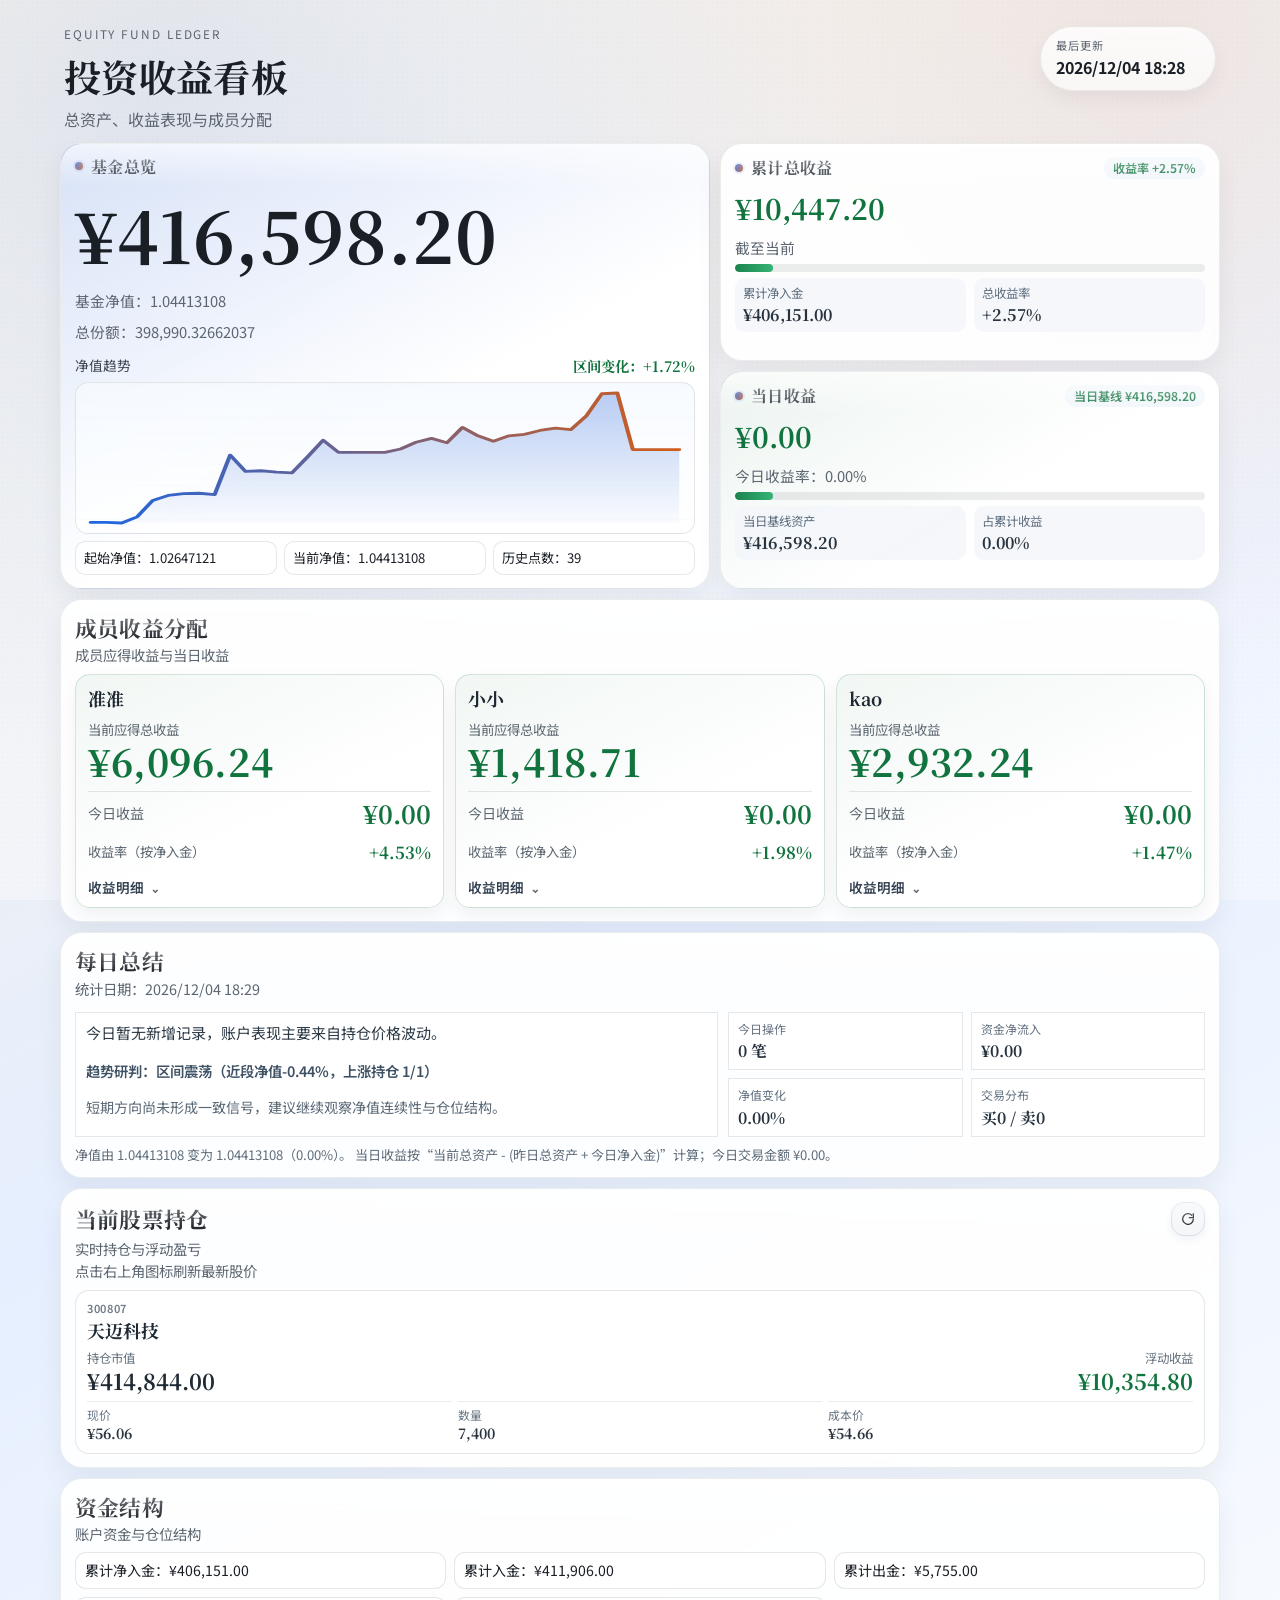
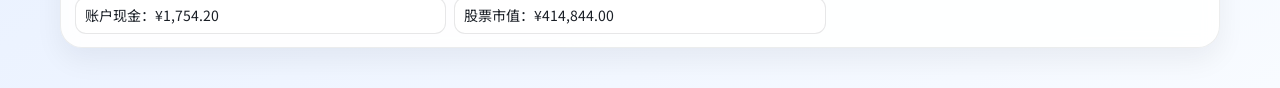
<file: index.html>
<!DOCTYPE html>
<html lang="zh-CN">
  <head>
    <meta charset="UTF-8" />
    <meta name="viewport" content="width=device-width, initial-scale=1.0" />
    <title>投资账本｜收益看板</title>
    <link rel="icon" type="image/svg+xml" href="./favicon.svg" />
    <link rel="preconnect" href="https://fonts.googleapis.com" />
    <link rel="preconnect" href="https://fonts.gstatic.com" crossorigin />
    <link
      href="https://fonts.googleapis.com/css2?family=Noto+Sans+SC:wght@400;500;600;700&family=Noto+Serif+SC:wght@600;700&family=Outfit:wght@400;500;600;700&display=swap"
      rel="stylesheet"
    />
    <link rel="stylesheet" href="./styles.css" />
  </head>
  <body>
    <div class="noise" aria-hidden="true"></div>
    <main class="page" id="dashboard-page">
      <header class="hero reveal delay-1">
        <div>
          <p class="eyebrow">Equity Fund Ledger</p>
          <h1>投资收益看板</h1>
          <p class="subtitle">总资产、收益表现与成员分配</p>
        </div>
        <div class="hero-tools">
          <div class="stamp">
            <span>最后更新</span>
            <strong id="dash-updated-at">-</strong>
          </div>
        </div>
      </header>

      <section class="top-layout">
        <article class="card strong reveal delay-2">
          <p class="label">基金总览</p>
          <h2 id="dash-total-asset">¥0.00</h2>
          <p class="hint" id="dash-nav">基金净值：1.00000000</p>
          <p class="hint" id="dash-total-shares">总份额：0.00000000</p>
          <div class="overview-curve-block">
            <div class="overview-curve-head">
              <p>净值趋势</p>
              <strong id="dash-overview-nav-change">区间变化：—</strong>
            </div>
            <div class="overview-curve-shell">
              <svg id="dash-overview-curve" viewBox="0 0 420 150" preserveAspectRatio="none" aria-hidden="true">
                <defs>
                  <linearGradient id="dash-overview-area-gradient" x1="0%" y1="0%" x2="0%" y2="100%">
                    <stop offset="0%" stop-color="rgba(20,84,212,0.28)" />
                    <stop offset="100%" stop-color="rgba(20,84,212,0.02)" />
                  </linearGradient>
                  <linearGradient id="dash-overview-line-gradient" x1="0%" y1="0%" x2="100%" y2="0%">
                    <stop offset="0%" stop-color="#1e66e2" />
                    <stop offset="100%" stop-color="#d15d1c" />
                  </linearGradient>
                </defs>
                <path id="dash-overview-curve-area"></path>
                <path id="dash-overview-curve-line"></path>
              </svg>
              <p id="dash-overview-curve-empty" class="overview-curve-empty hidden">暂无趋势</p>
            </div>
            <div class="overview-curve-meta">
              <p id="dash-overview-start-nav">起始净值：—</p>
              <p id="dash-overview-end-nav">当前净值：—</p>
              <p id="dash-overview-point-count">历史点数：0</p>
            </div>
          </div>
          <p id="dash-empty-tip" class="hint">暂无可展示数据</p>
        </article>

        <div class="profit-stack">
          <article class="card profit-card reveal delay-3">
            <div class="profit-card-head">
              <p class="label">累计总收益</p>
              <p id="dash-total-profit-badge" class="profit-badge">收益率 —</p>
            </div>
            <h2 id="dash-total-profit">¥0.00</h2>
            <p class="hint" id="dash-total-profit-sub">截至当前</p>
            <div class="profit-card-bar">
              <span id="dash-total-profit-bar"></span>
            </div>
            <div class="profit-card-metrics">
              <p>累计净入金 <strong id="dash-total-profit-invested">¥0.00</strong></p>
              <p>总收益率 <strong id="dash-total-profit-rate">—</strong></p>
            </div>
          </article>

          <article class="card today-card reveal delay-4">
            <div class="profit-card-head">
              <p class="label">当日收益</p>
              <p id="dash-today-profit-badge" class="profit-badge">当日基线 —</p>
            </div>
            <h2 id="dash-today-profit">¥0.00</h2>
            <p class="hint" id="dash-today-rate">今日收益率：0.00%</p>
            <div class="profit-card-bar">
              <span id="dash-today-profit-bar"></span>
            </div>
            <div class="profit-card-metrics">
              <p>当日基线资产 <strong id="dash-today-base-asset">¥0.00</strong></p>
              <p>占累计收益 <strong id="dash-today-share-of-total">—</strong></p>
            </div>
          </article>
        </div>
      </section>

      <section class="card reveal delay-5">
        <div class="section-head">
          <h3>成员收益分配</h3>
          <p>成员应得收益与当日收益</p>
        </div>
        <div id="dash-member-cards" class="member-cards"></div>
      </section>

      <section class="card daily-summary-card reveal delay-6">
        <div class="section-head">
          <h3>每日总结</h3>
          <p id="dash-daily-summary-date">统计日期：—</p>
        </div>
        <div class="daily-summary-grid">
          <div class="daily-summary-main">
            <p id="dash-daily-summary-lead" class="daily-summary-lead">暂无当日数据</p>
            <p id="dash-daily-summary-trend" class="daily-summary-trend">趋势研判：—</p>
            <p id="dash-daily-summary-outlook" class="daily-summary-outlook">后续关注：—</p>
          </div>
          <div class="daily-summary-metrics">
            <p>
              <span>今日操作</span>
              <strong id="dash-daily-ops-count">0 笔</strong>
            </p>
            <p>
              <span>资金净流入</span>
              <strong id="dash-daily-net-flow">¥0.00</strong>
            </p>
            <p>
              <span>净值变化</span>
              <strong id="dash-daily-nav-change">—</strong>
            </p>
            <p>
              <span>交易分布</span>
              <strong id="dash-daily-trade-breakdown">买0 / 卖0</strong>
            </p>
          </div>
        </div>
        <p id="dash-daily-summary-footnote" class="daily-summary-footnote">
          今日收益基于“昨日收盘总资产 + 今日净入金”作为基线计算。
        </p>
      </section>

      <section class="card reveal delay-7">
        <div class="section-head">
          <div class="section-head-inline">
            <h3>当前股票持仓</h3>
            <button id="price-refresh-all-btn" type="button" class="ghost section-action-btn icon-only" aria-label="刷新股价" title="刷新股价">
              <svg viewBox="0 0 24 24" aria-hidden="true">
                <path d="M20 12a8 8 0 1 1-2.34-5.66" />
                <path d="M20 4v6h-6" />
              </svg>
            </button>
          </div>
          <p>实时持仓与浮动盈亏</p>
          <p id="dash-holdings-status" class="section-status">点击右上角图标刷新最新股价</p>
        </div>
        <div id="dash-holdings-list" class="dash-holding-list"></div>
      </section>

      <section class="card reveal delay-8">
        <div class="section-head">
          <h3>资金结构</h3>
          <p>账户资金与仓位结构</p>
        </div>
        <div class="fund-meta-grid">
          <p id="dash-total-invested">累计净入金：¥0.00</p>
          <p id="dash-total-subscribed">累计入金：¥0.00</p>
          <p id="dash-total-withdrawn">累计出金：¥0.00</p>
          <p id="dash-cash">账户现金：¥0.00</p>
          <p id="dash-holding-market">股票市值：¥0.00</p>
        </div>
      </section>

    </main>

    <script src="./storage.js"></script>
    <script src="./ledger-core.js"></script>
    <script src="./app.js"></script>
  </body>
</html>
</file>
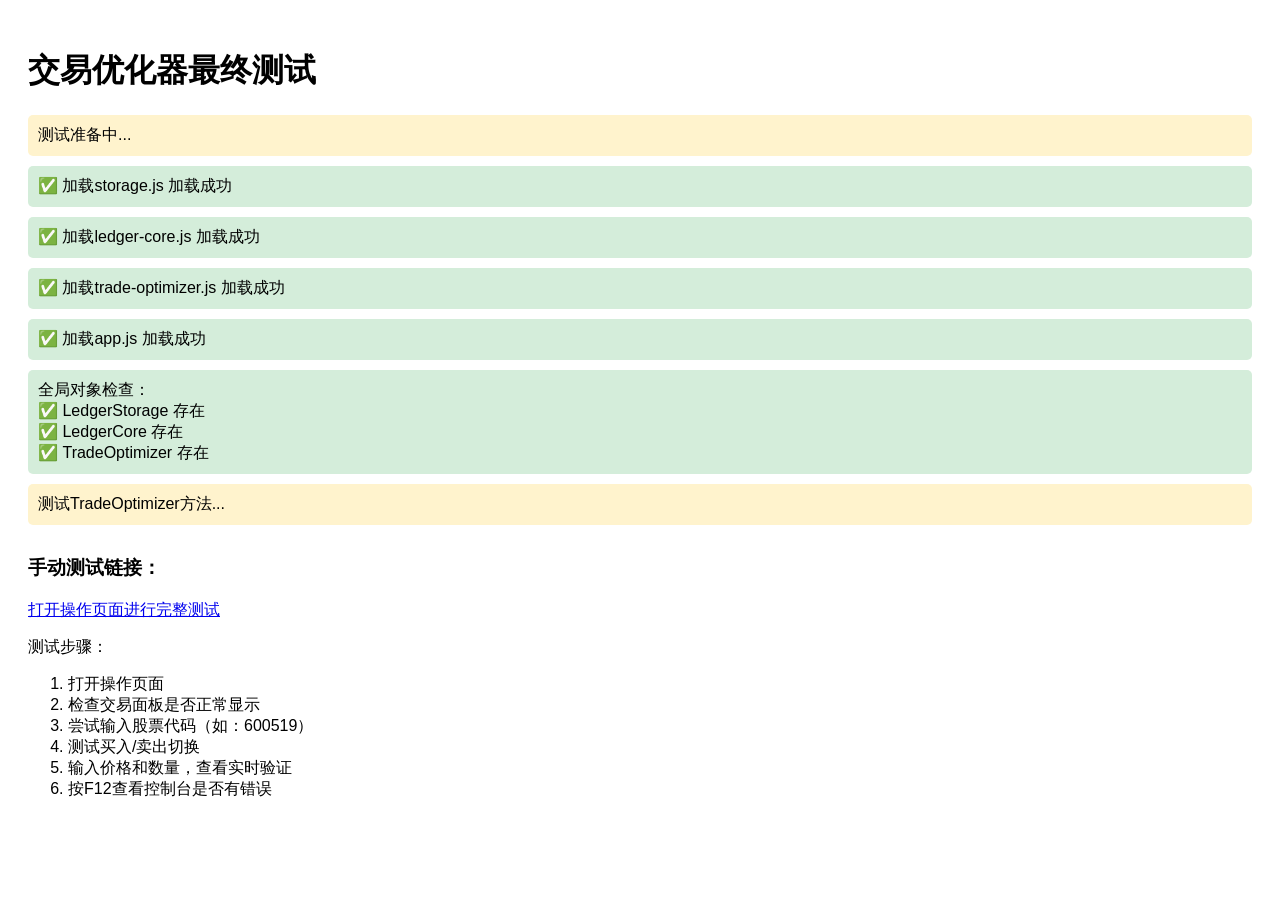
<file: final-test.html>
<!DOCTYPE html>
<html lang="zh-CN">
<head>
    <meta charset="UTF-8">
    <meta name="viewport" content="width=device-width, initial-scale=1.0">
    <title>最终功能测试</title>
    <style>
        body { font-family: sans-serif; padding: 20px; }
        .test-result { margin: 10px 0; padding: 10px; border-radius: 5px; }
        .pass { background: #d4edda; }
        .fail { background: #f8d7da; }
        .running { background: #fff3cd; }
        button { margin: 5px; padding: 8px 16px; }
    </style>
</head>
<body>
    <h1>交易优化器最终测试</h1>
    
    <div id="test-results">
        <div class="test-result running">测试准备中...</div>
    </div>
    
    <div style="margin-top: 30px;">
        <h3>手动测试链接：</h3>
        <p><a href="operation.html" target="_blank">打开操作页面进行完整测试</a></p>
        <p>测试步骤：</p>
        <ol>
            <li>打开操作页面</li>
            <li>检查交易面板是否正常显示</li>
            <li>尝试输入股票代码（如：600519）</li>
            <li>测试买入/卖出切换</li>
            <li>输入价格和数量，查看实时验证</li>
            <li>按F12查看控制台是否有错误</li>
        </ol>
    </div>
    
    <script>
        // 测试脚本加载
        const tests = [
            { name: '加载storage.js', file: 'storage.js' },
            { name: '加载ledger-core.js', file: 'ledger-core.js' },
            { name: '加载trade-optimizer.js', file: 'trade-optimizer.js' },
            { name: '加载app.js', file: 'app.js' }
        ];
        
        const resultsDiv = document.getElementById('test-results');
        let currentTest = 0;
        
        function runTest(index) {
            if (index >= tests.length) {
                // 所有文件加载测试完成
                testGlobalObjects();
                return;
            }
            
            const test = tests[index];
            const resultDiv = document.createElement('div');
            resultDiv.className = 'test-result running';
            resultDiv.textContent = `测试中: ${test.name}`;
            resultsDiv.appendChild(resultDiv);
            
            // 动态加载脚本
            const script = document.createElement('script');
            script.src = test.file;
            script.onload = () => {
                resultDiv.className = 'test-result pass';
                resultDiv.textContent = `✅ ${test.name} 加载成功`;
                currentTest++;
                setTimeout(() => runTest(currentTest), 100);
            };
            script.onerror = () => {
                resultDiv.className = 'test-result fail';
                resultDiv.textContent = `❌ ${test.name} 加载失败`;
                currentTest++;
                setTimeout(() => runTest(currentTest), 100);
            };
            
            document.head.appendChild(script);
        }
        
        function testGlobalObjects() {
            const resultDiv = document.createElement('div');
            resultDiv.className = 'test-result running';
            resultDiv.textContent = '测试全局对象...';
            resultsDiv.appendChild(resultDiv);
            
            setTimeout(() => {
                const objects = [
                    { name: 'LedgerStorage', obj: window.LedgerStorage },
                    { name: 'LedgerCore', obj: window.LedgerCore },
                    { name: 'TradeOptimizer', obj: window.TradeOptimizer }
                ];
                
                let allExist = true;
                let message = '全局对象检查：<br>';
                
                objects.forEach(({ name, obj }) => {
                    if (obj && typeof obj === 'object') {
                        message += `✅ ${name} 存在<br>`;
                    } else {
                        message += `❌ ${name} 不存在或不是对象<br>`;
                        allExist = false;
                    }
                });
                
                resultDiv.className = allExist ? 'test-result pass' : 'test-result fail';
                resultDiv.innerHTML = message;
                
                // 如果TradeOptimizer存在，测试其方法
                if (window.TradeOptimizer) {
                    testTradeOptimizerMethods();
                }
            }, 500);
        }
        
        function testTradeOptimizerMethods() {
            const resultDiv = document.createElement('div');
            resultDiv.className = 'test-result running';
            resultDiv.textContent = '测试TradeOptimizer方法...';
            resultsDiv.appendChild(resultDiv);
            
            setTimeout(() => {
                const methods = ['init', 'updateState', 'getTradeData', 'validateTradeData', 'clearForm'];
                let allExist = true;
                let message = 'TradeOptimizer方法检查：<br>';
                
                methods.forEach(method => {
                    if (typeof window.TradeOptimizer[method] === 'function') {
                        message += `✅ ${method}() 存在<br>`;
                    } else {
                        message += `❌ ${method}() 不存在<br>`;
                        allExist = false;
                    }
                });
                
                resultDiv.className = allExist ? 'test-result pass' : 'test-result fail';
                resultDiv.innerHTML = message;
                
                // 最终总结
                showFinalSummary();
            }, 500);
        }
        
        function showFinalSummary() {
            const resultDiv = document.createElement('div');
            resultDiv.className = 'test-result';
            resultDiv.style.background = '#cce5ff';
            resultDiv.style.marginTop = '20px';
            resultDiv.style.padding = '15px';
            
            resultDiv.innerHTML = `
                <h3>测试完成！</h3>
                <p>如果所有测试都通过，说明交易优化器已正确集成。</p>
                <p>现在可以：</p>
                <ol>
                    <li><a href="operation.html" target="_blank">打开操作页面</a>进行实际功能测试</li>
                    <li>按F12打开控制台，查看是否有错误信息</li>
                    <li>测试股票搜索、交易验证等功能</li>
                </ol>
                <p><strong>注意：</strong>首次打开可能需要一些数据才能显示完整的交易功能。</p>
            `;
            
            resultsDiv.appendChild(resultDiv);
        }
        
        // 开始测试
        runTest(currentTest);
    </script>
</body>
</html>
</file>
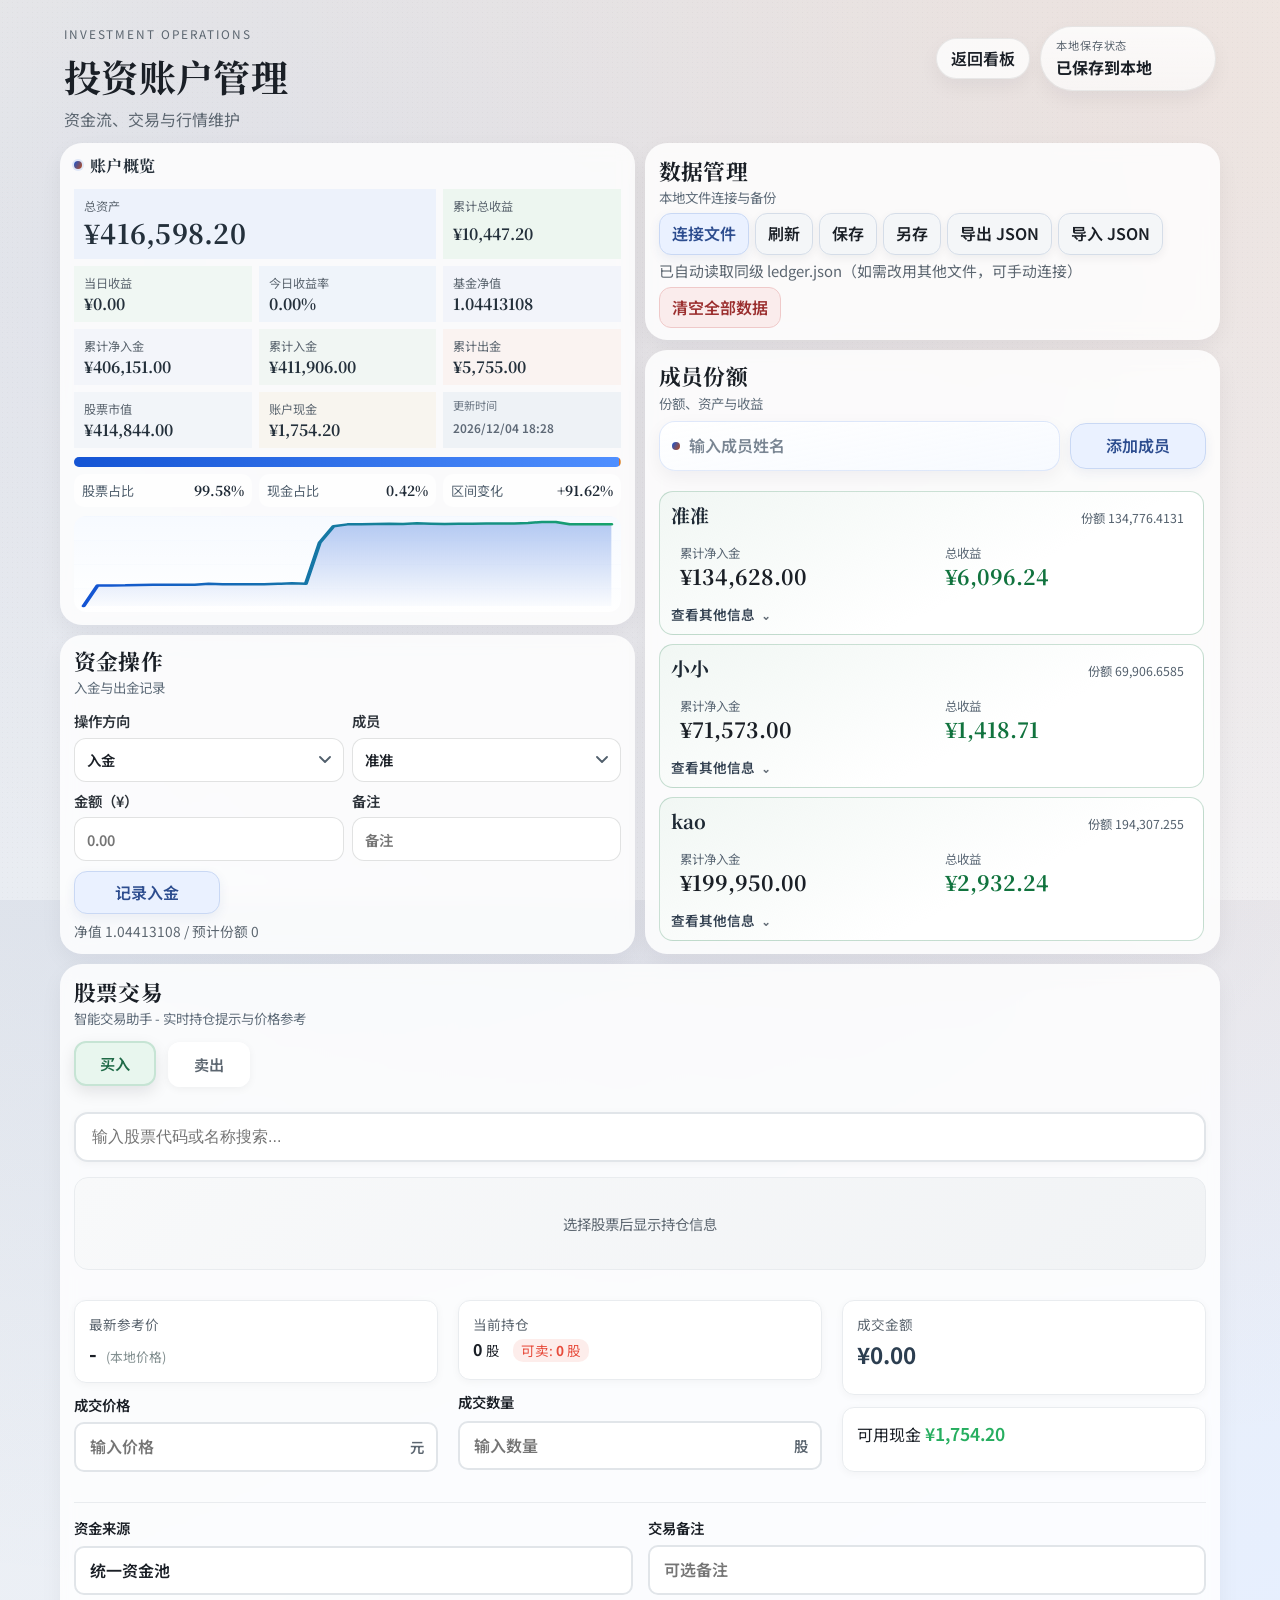
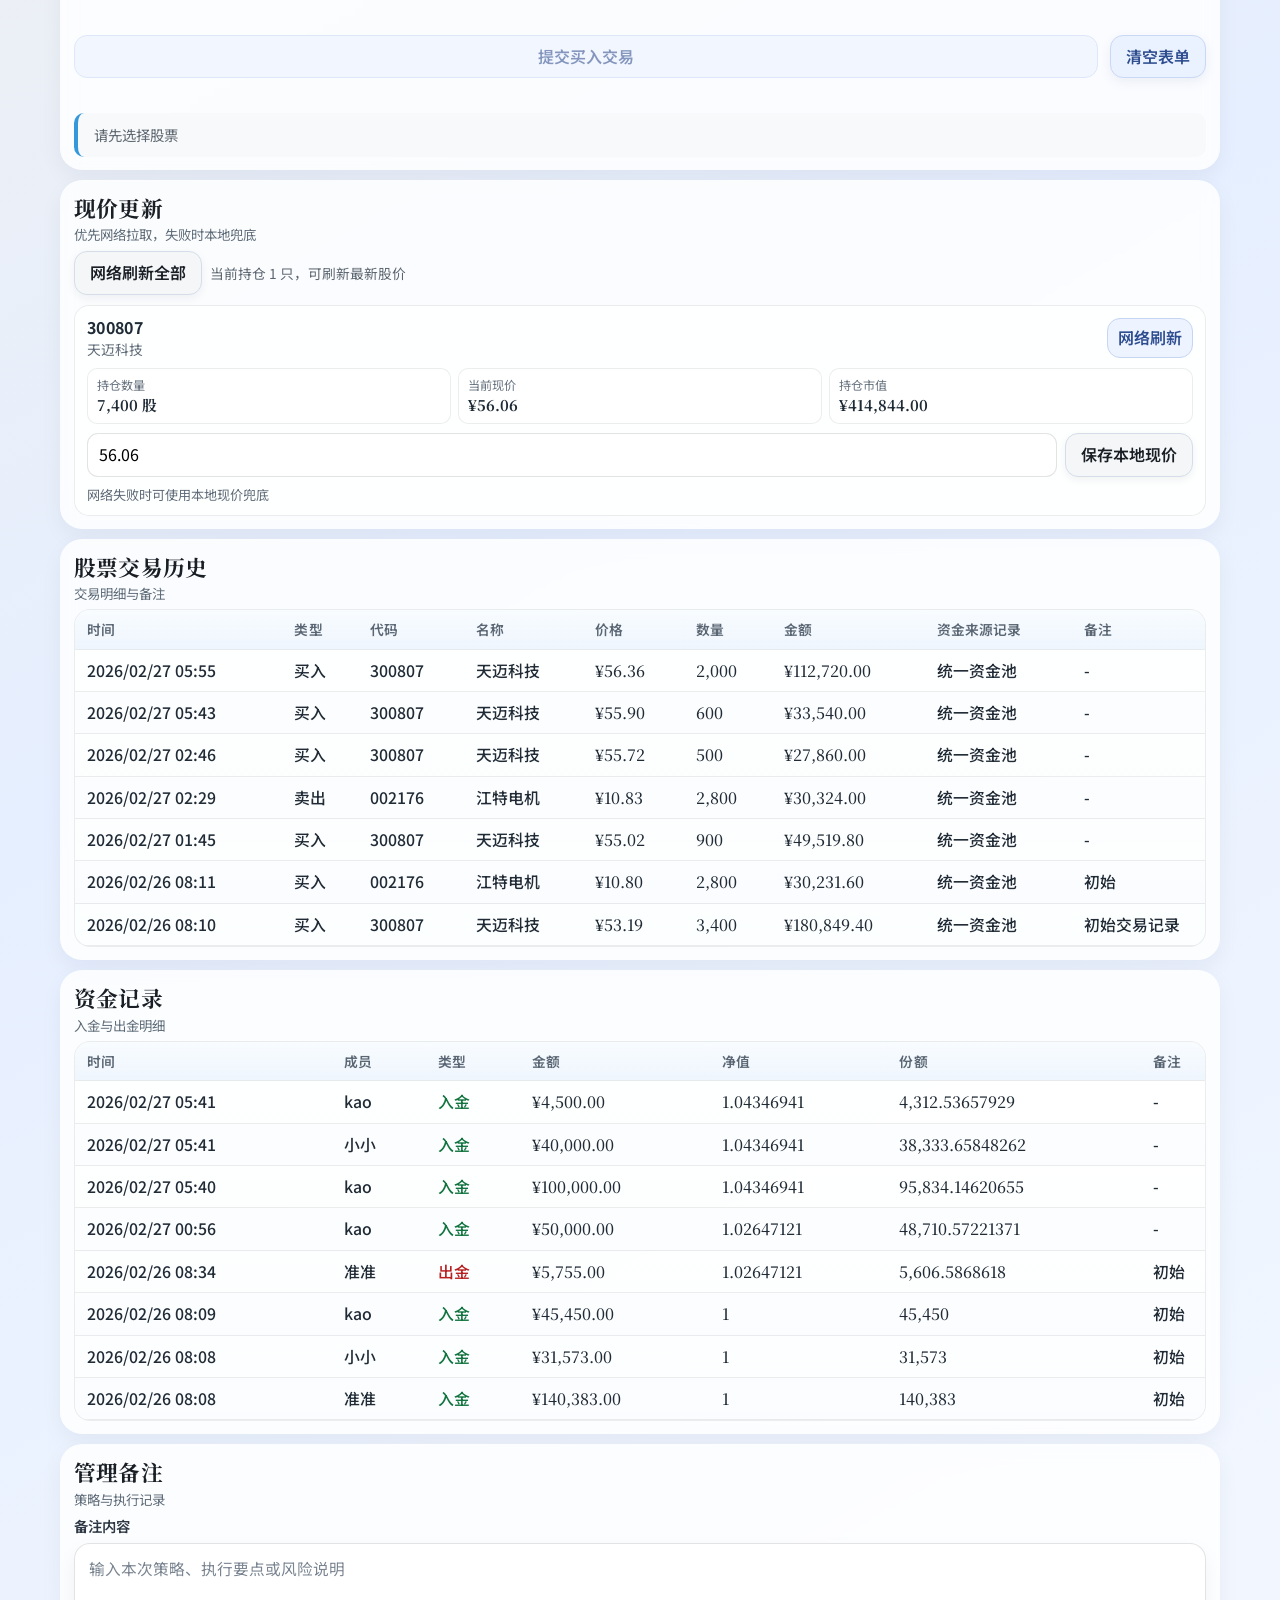
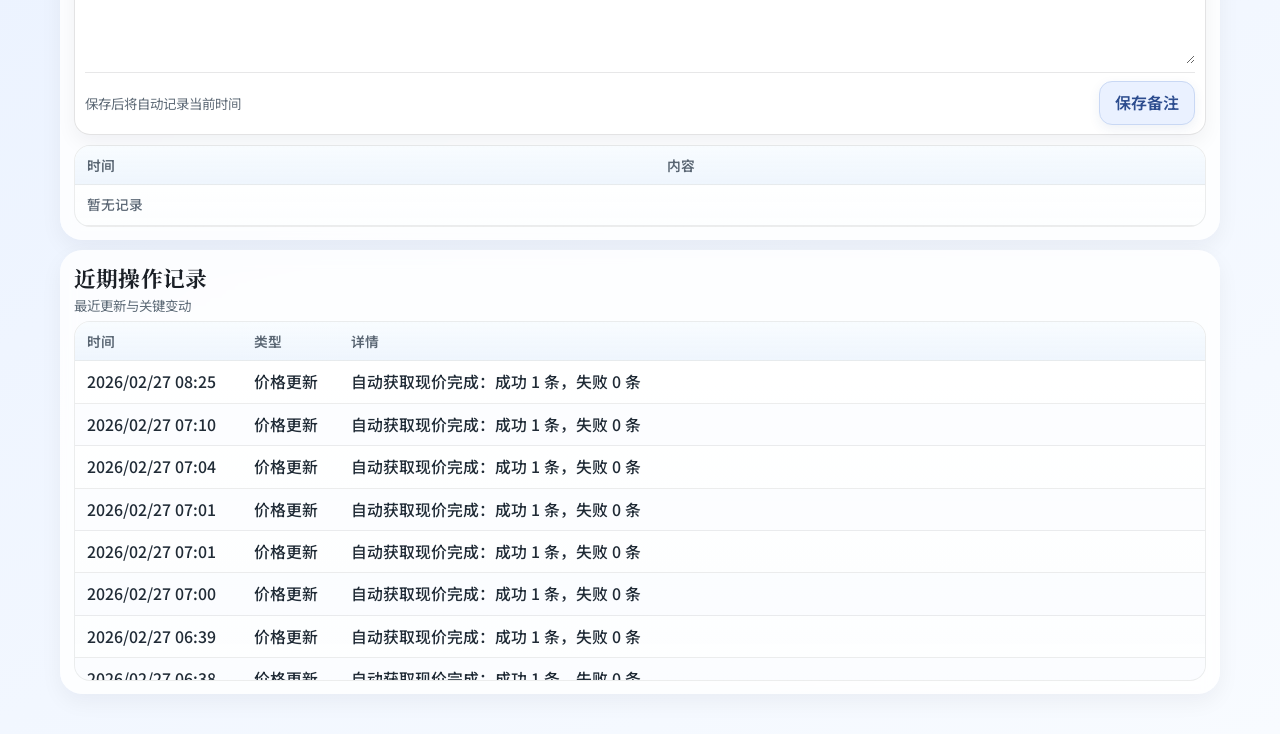
<file: operation.html>
<!DOCTYPE html>
<html lang="zh-CN">
  <head>
    <meta charset="UTF-8" />
    <meta name="viewport" content="width=device-width, initial-scale=1.0" />
    <title>投资账本｜账户管理</title>
    <link rel="icon" type="image/svg+xml" href="./favicon.svg" />
    <link rel="preconnect" href="https://fonts.googleapis.com" />
    <link rel="preconnect" href="https://fonts.gstatic.com" crossorigin />
    <link
      href="https://fonts.googleapis.com/css2?family=Noto+Sans+SC:wght@400;500;600;700&family=Noto+Serif+SC:wght@600;700&family=Outfit:wght@400;500;600;700&display=swap"
      rel="stylesheet"
    />
    <link rel="stylesheet" href="./styles.css" />
  </head>
  <body>
    <div class="noise" aria-hidden="true"></div>
    <main class="page" id="operation-page">
      <header class="hero reveal delay-1">
        <div>
          <p class="eyebrow">Investment Operations</p>
          <h1>投资账户管理</h1>
          <p class="subtitle">资金流、交易与行情维护</p>
        </div>
        <div class="hero-tools">
          <a class="link-btn" href="./index.html">返回看板</a>
          <div class="stamp">
            <span>本地保存状态</span>
            <strong id="save-status">已加载本地数据</strong>
          </div>
        </div>
      </header>

      <section class="grid-2 operation-top-grid">
        <div class="stack-col operation-main-stack">
          <article class="card reveal delay-2 op-overview-card">
            <p class="label">账户概览</p>
            <div class="op-overview-grid">
              <div class="op-overview-item op-overview-item-main tone-core">
                <span>总资产</span>
                <strong id="op-total-asset">¥0.00</strong>
              </div>
              <div class="op-overview-item tone-profit">
                <span>累计总收益</span>
                <strong id="op-total-profit">¥0.00</strong>
              </div>
              <div class="op-overview-item tone-day">
                <span>当日收益</span>
                <strong id="op-today-total">¥0.00</strong>
              </div>
              <div class="op-overview-item tone-day-rate">
                <span>今日收益率</span>
                <strong id="op-today-rate">0.00%</strong>
              </div>
              <div class="op-overview-item tone-nav">
                <span>基金净值</span>
                <strong id="op-nav">1.00000000</strong>
              </div>
              <div class="op-overview-item tone-flow">
                <span>累计净入金</span>
                <strong id="op-total-invested">¥0.00</strong>
              </div>
              <div class="op-overview-item tone-in">
                <span>累计入金</span>
                <strong id="op-total-subscribed">¥0.00</strong>
              </div>
              <div class="op-overview-item tone-out">
                <span>累计出金</span>
                <strong id="op-total-withdrawn">¥0.00</strong>
              </div>
              <div class="op-overview-item tone-stock">
                <span>股票市值</span>
                <strong id="op-holding-market">¥0.00</strong>
              </div>
              <div class="op-overview-item tone-cash">
                <span>账户现金</span>
                <strong id="op-cash">¥0.00</strong>
              </div>
              <div class="op-overview-updated">
                <span>更新时间</span>
                <strong id="op-updated-at">-</strong>
              </div>
            </div>
            <div class="op-asset-structure">
              <div class="op-asset-bar">
                <span id="op-stock-seg" class="op-asset-seg-stock"></span>
                <span id="op-cash-seg" class="op-asset-seg-cash"></span>
              </div>
              <div class="op-asset-legend">
                <p>股票占比 <strong id="op-stock-ratio">0.00%</strong></p>
                <p>现金占比 <strong id="op-cash-ratio">0.00%</strong></p>
                <p>区间变化 <strong id="op-mini-curve-change">—</strong></p>
              </div>
            </div>
            <div class="op-mini-curve-shell">
              <svg id="op-mini-curve" viewBox="0 0 340 96" preserveAspectRatio="none" aria-hidden="true">
                <defs>
                  <linearGradient id="op-mini-area-gradient" x1="0%" y1="0%" x2="0%" y2="100%">
                    <stop offset="0%" stop-color="#1454d4" stop-opacity="0.3"></stop>
                    <stop offset="100%" stop-color="#1454d4" stop-opacity="0.02"></stop>
                  </linearGradient>
                  <linearGradient id="op-mini-line-gradient" x1="0%" y1="0%" x2="100%" y2="0%">
                    <stop offset="0%" stop-color="#1454d4"></stop>
                    <stop offset="100%" stop-color="#17a36a"></stop>
                  </linearGradient>
                </defs>
                <path id="op-mini-curve-area"></path>
                <path id="op-mini-curve-line"></path>
              </svg>
              <p id="op-mini-curve-empty" class="op-mini-curve-empty">暂无资产轨迹</p>
            </div>
            <p id="op-overview-tip" class="hint">当前无有效记录</p>
          </article>

          <section class="card reveal delay-4 fund-flow-card">
            <div class="section-head">
              <h3>资金操作</h3>
              <p>入金与出金记录</p>
            </div>
            <form id="fund-flow-form">
              <div class="editor-grid">
                <label>
                  操作方向
                  <select id="fund-flow-direction">
                    <option value="in">入金</option>
                    <option value="out">出金</option>
                  </select>
                </label>
                <label>
                  成员
                  <select id="fund-flow-member"></select>
                </label>
                <label>
                  金额（¥）
                  <input id="fund-flow-amount" type="number" min="0" step="0.01" placeholder="0.00" />
                </label>
                <label>
                  备注
                  <input id="fund-flow-note" type="text" placeholder="备注" />
                </label>
              </div>
              <div class="actions">
                <button id="fund-flow-submit" type="submit">提交</button>
              </div>
              <p id="fund-flow-preview" class="hint">按当前净值自动折算份额</p>
            </form>
          </section>
        </div>

        <div class="stack-col operation-side-stack">
          <article class="card reveal delay-3 data-manage-card">
            <div class="section-head">
              <h3>数据管理</h3>
              <p>本地文件连接与备份</p>
            </div>
            <div class="actions">
              <button id="file-connect-btn" type="button">连接文件</button>
              <button id="file-load-btn" type="button" class="ghost">刷新</button>
              <button id="file-save-btn" type="button" class="ghost">保存</button>
              <button id="file-save-as-btn" type="button" class="ghost">另存</button>
              <button id="file-export-btn" type="button" class="ghost">导出 JSON</button>
              <button id="file-import-btn" type="button" class="ghost">导入 JSON</button>
              <input id="file-import-input" type="file" accept="application/json,.json" class="hidden" />
            </div>
            <p id="file-status" class="status">当前模式：本地存储</p>
            <div class="actions">
              <button id="clear-all-btn" type="button" class="remove">清空全部数据</button>
            </div>
          </article>

          <section class="card reveal delay-5 member-share-card">
            <div class="section-head">
              <h3>成员份额</h3>
              <p>份额、资产与收益</p>
            </div>

            <div class="member-add-shell">
              <label class="member-add-field" for="new-member-name">
                <span class="member-add-dot" aria-hidden="true"></span>
                <input id="new-member-name" type="text" placeholder="输入成员姓名" />
              </label>
              <button id="add-member-btn" type="button">添加成员</button>
            </div>

            <div id="member-share-list" class="member-share-list"></div>
          </section>
        </div>
      </section>

      <section class="card reveal delay-6">
        <div class="section-head">
          <h3>股票交易</h3>
          <p>智能交易助手 - 实时持仓提示与价格参考</p>
        </div>
        <form id="trade-form">
          <div class="trade-panel">
            <!-- 交易类型选择 -->
            <div class="trade-type-selector">
              <label class="trade-type-option">
                <input type="radio" name="trade-type" value="buy" id="trade-type-buy" checked>
                <span class="trade-type-label buy-label">买入</span>
              </label>
              <label class="trade-type-option">
                <input type="radio" name="trade-type" value="sell" id="trade-type-sell">
                <span class="trade-type-label sell-label">卖出</span>
              </label>
            </div>

            <!-- 股票搜索与选择 -->
            <div class="stock-selector-section">
              <div class="stock-search-wrapper">
                <input type="text" id="stock-search" placeholder="输入股票代码或名称搜索..." autocomplete="off">
                <div id="stock-suggestions" class="stock-suggestions"></div>
              </div>
              <div id="current-holding-info" class="current-holding-info">
                <div class="holding-info-placeholder">
                  <span>选择股票后显示持仓信息</span>
                </div>
              </div>
            </div>

            <!-- 交易详情 -->
            <div class="trade-details-grid">
              <div class="trade-price-section">
                <div class="price-reference">
                  <span class="price-label">最新参考价</span>
                  <strong id="latest-price-ref">-</strong>
                  <small id="price-source">(本地价格)</small>
                </div>
                <label class="trade-input-group">
                  <span>成交价格</span>
                  <span class="trade-input-with-unit">
                    <input id="trade-price" type="number" min="0" step="0.001" placeholder="输入价格">
                    <span class="input-unit">元</span>
                  </span>
                </label>
              </div>

              <div class="trade-quantity-section">
                <div class="quantity-reference">
                  <span class="quantity-label">当前持仓</span>
                  <strong id="current-holding-quantity">0</strong>
                  <small>股</small>
                  <span class="sellable-label" id="sellable-quantity-label">可卖: <strong>0</strong> 股</span>
                </div>
                <label class="trade-input-group">
                  <span>成交数量</span>
                  <span class="trade-input-with-unit">
                    <input id="trade-quantity" type="number" min="0" step="1" placeholder="输入数量">
                    <span class="input-unit">股</span>
                  </span>
                </label>
              </div>

              <div class="trade-amount-section">
                <div class="amount-preview">
                  <span class="amount-label">成交金额</span>
                  <strong id="trade-amount-preview">¥0.00</strong>
                </div>
                <div class="cash-balance">
                  <span>可用现金</span>
                  <strong id="available-cash">¥0.00</strong>
                </div>
              </div>
            </div>

            <!-- 高级选项 -->
            <div class="trade-advanced-options">
              <label class="trade-input-group">
                <span>资金来源</span>
                <select id="trade-source-member">
                  <option value="pool">统一资金池</option>
                </select>
              </label>
              <label class="trade-input-group">
                <span>交易备注</span>
                <input id="trade-note" type="text" placeholder="可选备注">
              </label>
            </div>

            <!-- 交易按钮 -->
            <div class="trade-actions">
              <button type="submit" id="submit-trade-btn" class="trade-submit-btn">
                <span id="trade-submit-text">提交买入交易</span>
              </button>
              <button type="button" id="clear-trade-form" class="trade-clear-btn">清空表单</button>
            </div>

            <!-- 交易状态提示 -->
            <div id="trade-status" class="trade-status">
              <p id="trade-preview" class="hint">输入股票代码和价格查看交易详情</p>
            </div>
          </div>
        </form>
      </section>

      <section class="card reveal delay-7">
        <div class="section-head">
          <h3>现价更新</h3>
          <p>优先网络拉取，失败时本地兜底</p>
        </div>
        <div class="actions">
          <button id="price-refresh-all-btn" type="button" class="ghost">网络刷新全部</button>
          <p id="price-sync-status" class="status-inline">按持仓代码获取最新现价</p>
        </div>
        <div id="price-card-list" class="price-card-list"></div>
      </section>

      <section class="card reveal delay-8">
        <div class="section-head">
          <h3>股票交易历史</h3>
          <p>交易明细与备注</p>
        </div>
        <div class="table-wrap">
          <table>
            <thead>
              <tr>
                <th>时间</th>
                <th>类型</th>
                <th>代码</th>
                <th>名称</th>
                <th>价格</th>
                <th>数量</th>
                <th>金额</th>
                <th>资金来源记录</th>
                <th>备注</th>
              </tr>
            </thead>
            <tbody id="trade-history-body"></tbody>
          </table>
        </div>
      </section>

      <section class="card reveal delay-9">
        <div class="section-head">
          <h3>资金记录</h3>
          <p>入金与出金明细</p>
        </div>
        <div class="table-wrap">
          <table>
            <thead>
              <tr>
                <th>时间</th>
                <th>成员</th>
                <th>类型</th>
                <th>金额</th>
                <th>净值</th>
                <th>份额</th>
                <th>备注</th>
              </tr>
            </thead>
            <tbody id="sub-history-body"></tbody>
          </table>
        </div>
      </section>

      <section class="card reveal delay-10 note-card">
        <div class="section-head">
          <h3>管理备注</h3>
          <p>策略与执行记录</p>
        </div>
        <form id="note-form" class="note-form">
          <label class="note-label" for="admin-note">备注内容</label>
          <div class="note-editor">
            <textarea id="admin-note" rows="4" placeholder="输入本次策略、执行要点或风险说明"></textarea>
            <div class="note-editor-foot">
              <p class="note-tip">保存后将自动记录当前时间</p>
              <button type="submit">保存备注</button>
            </div>
          </div>
        </form>

        <div class="table-wrap note-table-wrap">
          <table>
            <thead>
              <tr>
                <th>时间</th>
                <th>内容</th>
              </tr>
            </thead>
            <tbody id="note-body"></tbody>
          </table>
        </div>
      </section>

      <section class="card reveal delay-11">
        <div class="section-head">
          <h3>近期操作记录</h3>
          <p>最近更新与关键变动</p>
        </div>
        <div class="table-wrap op-log-wrap">
          <table class="op-log-table">
            <thead>
              <tr>
                <th>时间</th>
                <th>类型</th>
                <th>详情</th>
              </tr>
            </thead>
            <tbody id="op-log-body"></tbody>
          </table>
        </div>
      </section>
    </main>

    <script src="./storage.js"></script>
    <script src="./ledger-core.js"></script>
    <script src="./trade-optimizer.js"></script>
    <script src="./app.js"></script>
  </body>
</html>
</file>
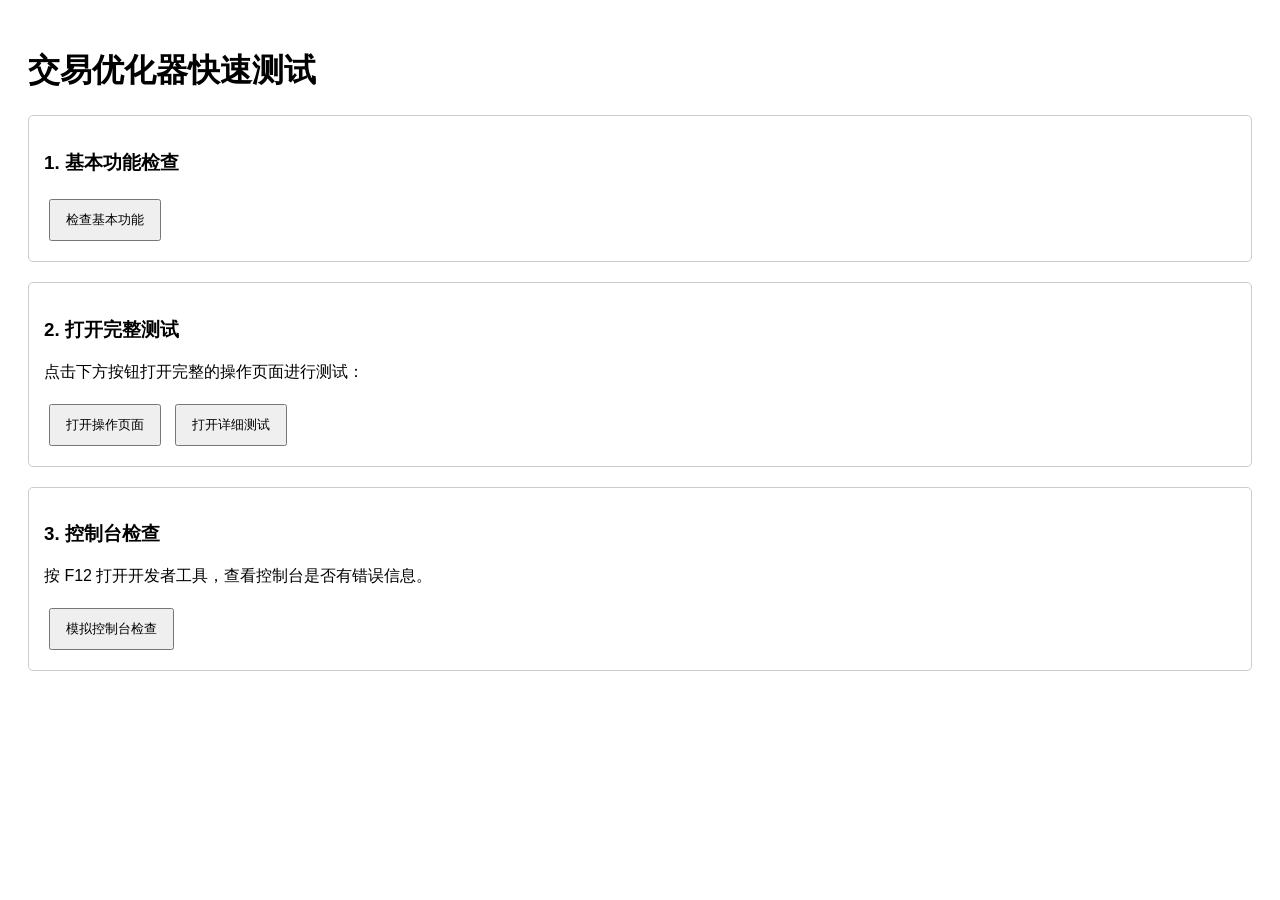
<file: quick-test.html>
<!DOCTYPE html>
<html lang="zh-CN">
<head>
    <meta charset="UTF-8">
    <meta name="viewport" content="width=device-width, initial-scale=1.0">
    <title>快速功能测试</title>
    <style>
        body { font-family: sans-serif; padding: 20px; }
        .test { margin: 20px 0; padding: 15px; border: 1px solid #ccc; border-radius: 5px; }
        .pass { background: #d4edda; border-color: #c3e6cb; }
        .fail { background: #f8d7da; border-color: #f5c6cb; }
        button { padding: 10px 15px; margin: 5px; }
    </style>
</head>
<body>
    <h1>交易优化器快速测试</h1>
    
    <div class="test">
        <h3>1. 基本功能检查</h3>
        <button onclick="checkBasic()">检查基本功能</button>
        <div id="basic-result"></div>
    </div>
    
    <div class="test">
        <h3>2. 打开完整测试</h3>
        <p>点击下方按钮打开完整的操作页面进行测试：</p>
        <button onclick="window.open('operation.html', '_blank')">打开操作页面</button>
        <button onclick="window.open('test-optimizer.html', '_blank')">打开详细测试</button>
    </div>
    
    <div class="test">
        <h3>3. 控制台检查</h3>
        <p>按 F12 打开开发者工具，查看控制台是否有错误信息。</p>
        <button onclick="checkConsole()">模拟控制台检查</button>
        <div id="console-result"></div>
    </div>
    
    <script>
        function checkBasic() {
            const result = document.getElementById('basic-result');
            let html = '<h4>检查结果：</h4><ul>';
            let allPass = true;
            
            // 检查文件
            const files = ['trade-optimizer.js', 'app.js', 'styles.css'];
            files.forEach(file => {
                const xhr = new XMLHttpRequest();
                xhr.open('HEAD', file, false);
                try {
                    xhr.send();
                    const exists = xhr.status === 200;
                    html += `<li>${file}: ${exists ? '✅ 存在' : '❌ 缺失'}</li>`;
                    if (!exists) allPass = false;
                } catch {
                    html += `<li>${file}: ❌ 无法访问</li>`;
                    allPass = false;
                }
            });
            
            // 检查HTML元素
            const elements = ['trade-panel', 'stock-search', 'current-holding-info'];
            elements.forEach(element => {
                const exists = document.querySelector(`.${element}`) || document.getElementById(element);
                html += `<li>${element}: ${exists ? '✅ 存在' : '❌ 缺失'}</li>`;
                if (!exists) allPass = false;
            });
            
            html += '</ul>';
            result.innerHTML = html;
            result.parentElement.className = 'test ' + (allPass ? 'pass' : 'fail');
        }
        
        function checkConsole() {
            const result = document.getElementById('console-result');
            result.innerHTML = `
                <h4>控制台检查指南：</h4>
                <ol>
                    <li>按 F12 打开开发者工具</li>
                    <li>切换到 Console（控制台）标签</li>
                    <li>检查是否有红色错误信息</li>
                    <li>常见问题：
                        <ul>
                            <li>❌ Uncaught ReferenceError: 变量未定义</li>
                            <li>❌ Uncaught SyntaxError: 语法错误</li>
                            <li>❌ Failed to load resource: 文件加载失败</li>
                        </ul>
                    </li>
                </ol>
                <p>如果没有红色错误，通常表示代码运行正常。</p>
            `;
        }
        
        // 页面加载时自动检查
        window.addEventListener('DOMContentLoaded', () => {
            console.log('=== 交易优化器测试页面已加载 ===');
            console.log('请按F12打开控制台查看详细信息');
        });
    </script>
</body>
</html>
</file>
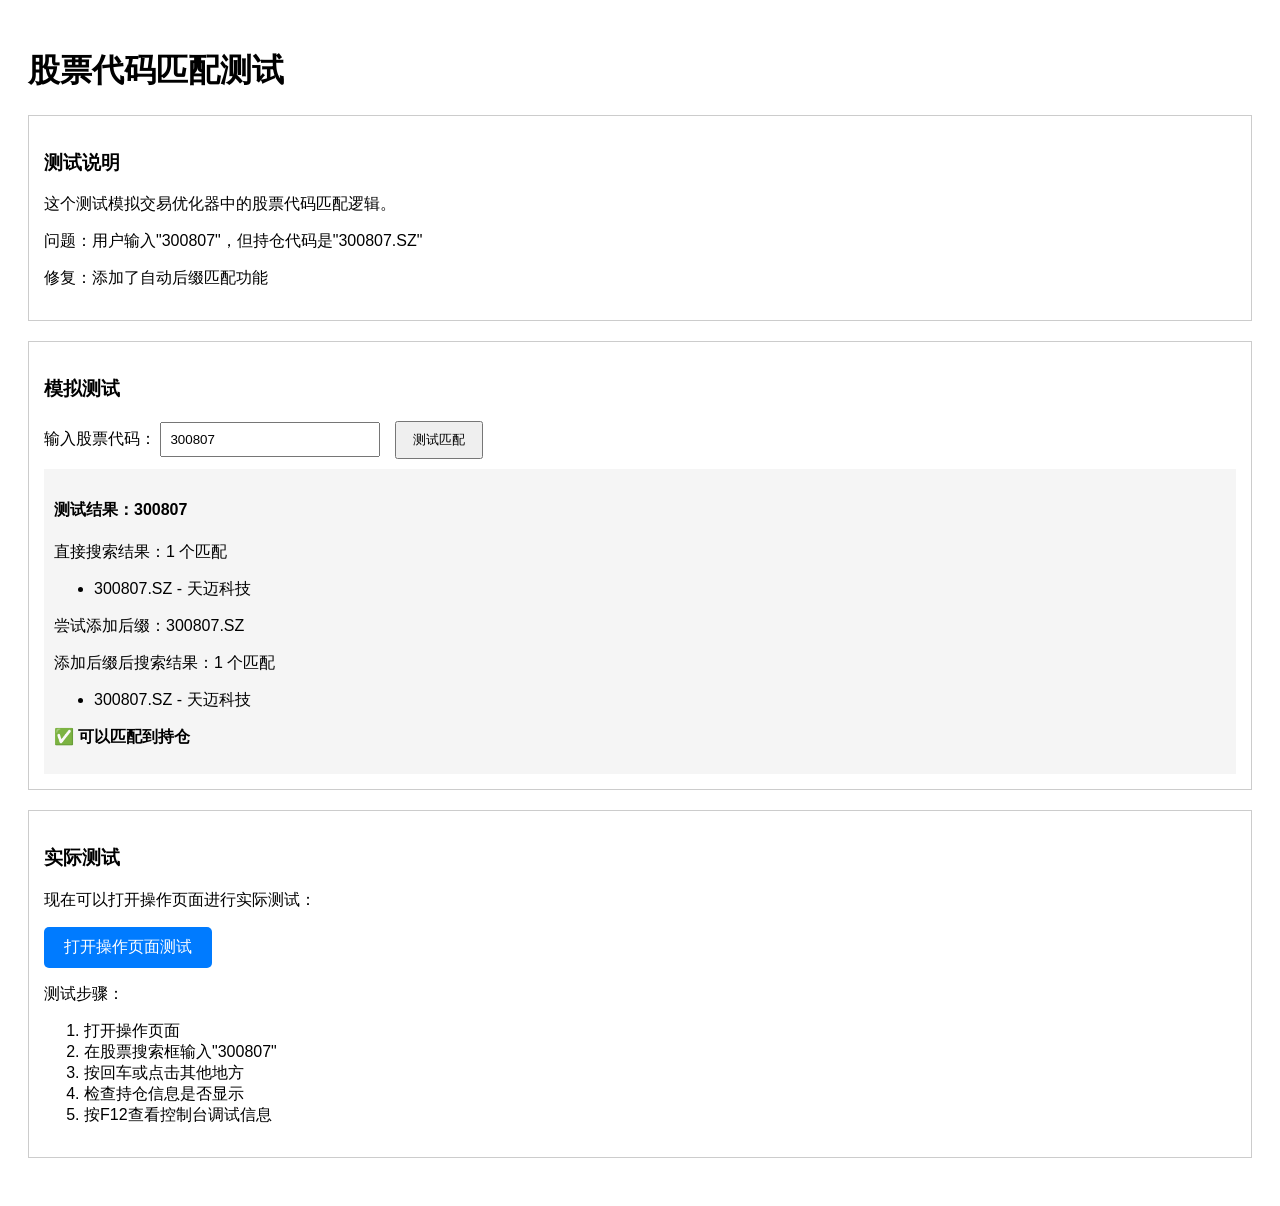
<file: test-fix.html>
<!DOCTYPE html>
<html lang="zh-CN">
<head>
    <meta charset="UTF-8">
    <meta name="viewport" content="width=device-width, initial-scale=1.0">
    <title>股票代码匹配测试</title>
    <style>
        body { font-family: sans-serif; padding: 20px; }
        .test { margin: 20px 0; padding: 15px; border: 1px solid #ccc; }
        .input-group { margin: 10px 0; }
        input { padding: 8px; width: 200px; }
        button { padding: 8px 16px; margin-left: 10px; }
        .result { margin-top: 10px; padding: 10px; background: #f5f5f5; }
        .success { color: green; }
        .error { color: red; }
    </style>
</head>
<body>
    <h1>股票代码匹配测试</h1>
    
    <div class="test">
        <h3>测试说明</h3>
        <p>这个测试模拟交易优化器中的股票代码匹配逻辑。</p>
        <p>问题：用户输入"300807"，但持仓代码是"300807.SZ"</p>
        <p>修复：添加了自动后缀匹配功能</p>
    </div>
    
    <div class="test">
        <h3>模拟测试</h3>
        <div class="input-group">
            <label>输入股票代码：</label>
            <input id="test-code" type="text" value="300807" placeholder="如：300807">
            <button onclick="testCodeMatch()">测试匹配</button>
        </div>
        <div id="test-result" class="result"></div>
    </div>
    
    <div class="test">
        <h3>实际测试</h3>
        <p>现在可以打开操作页面进行实际测试：</p>
        <a href="operation.html" target="_blank" style="display: inline-block; padding: 10px 20px; background: #007bff; color: white; text-decoration: none; border-radius: 5px;">
            打开操作页面测试
        </a>
        <p>测试步骤：</p>
        <ol>
            <li>打开操作页面</li>
            <li>在股票搜索框输入"300807"</li>
            <li>按回车或点击其他地方</li>
            <li>检查持仓信息是否显示</li>
            <li>按F12查看控制台调试信息</li>
        </ol>
    </div>
    
    <script>
        // 模拟持仓数据
        const mockHoldings = [
            { code: '300807.SZ', name: '天迈科技', quantity: 1000, costPrice: 25.5, marketValue: 26800, pnl: 1300, pnlPercent: 5.1 },
            { code: '600519.SH', name: '贵州茅台', quantity: 100, costPrice: 1800, marketValue: 185050, pnl: 5050, pnlPercent: 2.8 }
        ];
        
        const mockTrades = [
            { code: '300807.SZ', name: '天迈科技' },
            { code: '600519.SH', name: '贵州茅台' }
        ];
        
        // 模拟搜索函数
        function searchStocks(query) {
            const normalizedQuery = query.toLowerCase();
            const results = [];
            
            // 搜索持仓
            mockHoldings.forEach(holding => {
                const codeWithoutSuffix = holding.code.replace(/\.(SZ|SH|BJ)$/, '');
                const codeMatches = holding.code.toLowerCase().includes(normalizedQuery) || 
                                   codeWithoutSuffix.toLowerCase().includes(normalizedQuery);
                const nameMatches = holding.name.toLowerCase().includes(normalizedQuery);
                
                if (codeMatches || nameMatches) {
                    results.push({
                        code: holding.code,
                        name: holding.name,
                        holding: holding,
                        priority: 1
                    });
                }
            });
            
            return results;
        }
        
        // 模拟添加后缀函数
        function tryAddStockSuffix(code, holdings, trades) {
            const normalized = code.toUpperCase();
            
            if (normalized.match(/\.(SZ|SH|BJ)$/)) {
                return normalized;
            }
            
            const suffixes = ['.SZ', '.SH', '.BJ'];
            for (const suffix of suffixes) {
                const codeWithSuffix = normalized + suffix;
                const hasHolding = holdings.some(h => h.code === codeWithSuffix);
                const hasTrade = trades.some(t => t.code === codeWithSuffix);
                if (hasHolding || hasTrade) {
                    return codeWithSuffix;
                }
            }
            
            return normalized;
        }
        
        function testCodeMatch() {
            const input = document.getElementById('test-code').value.trim();
            const resultDiv = document.getElementById('test-result');
            
            if (!input) {
                resultDiv.innerHTML = '<span class="error">请输入股票代码</span>';
                return;
            }
            
            let html = `<h4>测试结果：${input}</h4>`;
            
            // 1. 直接搜索
            const directResults = searchStocks(input);
            html += `<p>直接搜索结果：${directResults.length} 个匹配</p>`;
            if (directResults.length > 0) {
                html += `<ul>`;
                directResults.forEach(r => {
                    html += `<li>${r.code} - ${r.name}</li>`;
                });
                html += `</ul>`;
            }
            
            // 2. 尝试添加后缀
            const codeWithSuffix = tryAddStockSuffix(input, mockHoldings, mockTrades);
            html += `<p>尝试添加后缀：${codeWithSuffix}</p>`;
            
            // 3. 添加后缀后搜索
            if (codeWithSuffix !== input) {
                const suffixResults = searchStocks(codeWithSuffix);
                html += `<p>添加后缀后搜索结果：${suffixResults.length} 个匹配</p>`;
                if (suffixResults.length > 0) {
                    html += `<ul>`;
                    suffixResults.forEach(r => {
                        html += `<li>${r.code} - ${r.name}</li>`;
                    });
                    html += `</ul>`;
                }
            }
            
            // 总结
            const found = directResults.length > 0 || (codeWithSuffix !== input && searchStocks(codeWithSuffix).length > 0);
            html += `<p><strong>${found ? '✅ 可以匹配到持仓' : '❌ 无法匹配到持仓'}</strong></p>`;
            
            resultDiv.innerHTML = html;
        }
        
        // 页面加载时自动测试
        window.addEventListener('DOMContentLoaded', () => {
            console.log('股票代码匹配测试页面已加载');
            console.log('模拟持仓数据:', mockHoldings);
            testCodeMatch();
        });
    </script>
</body>
</html>
</file>
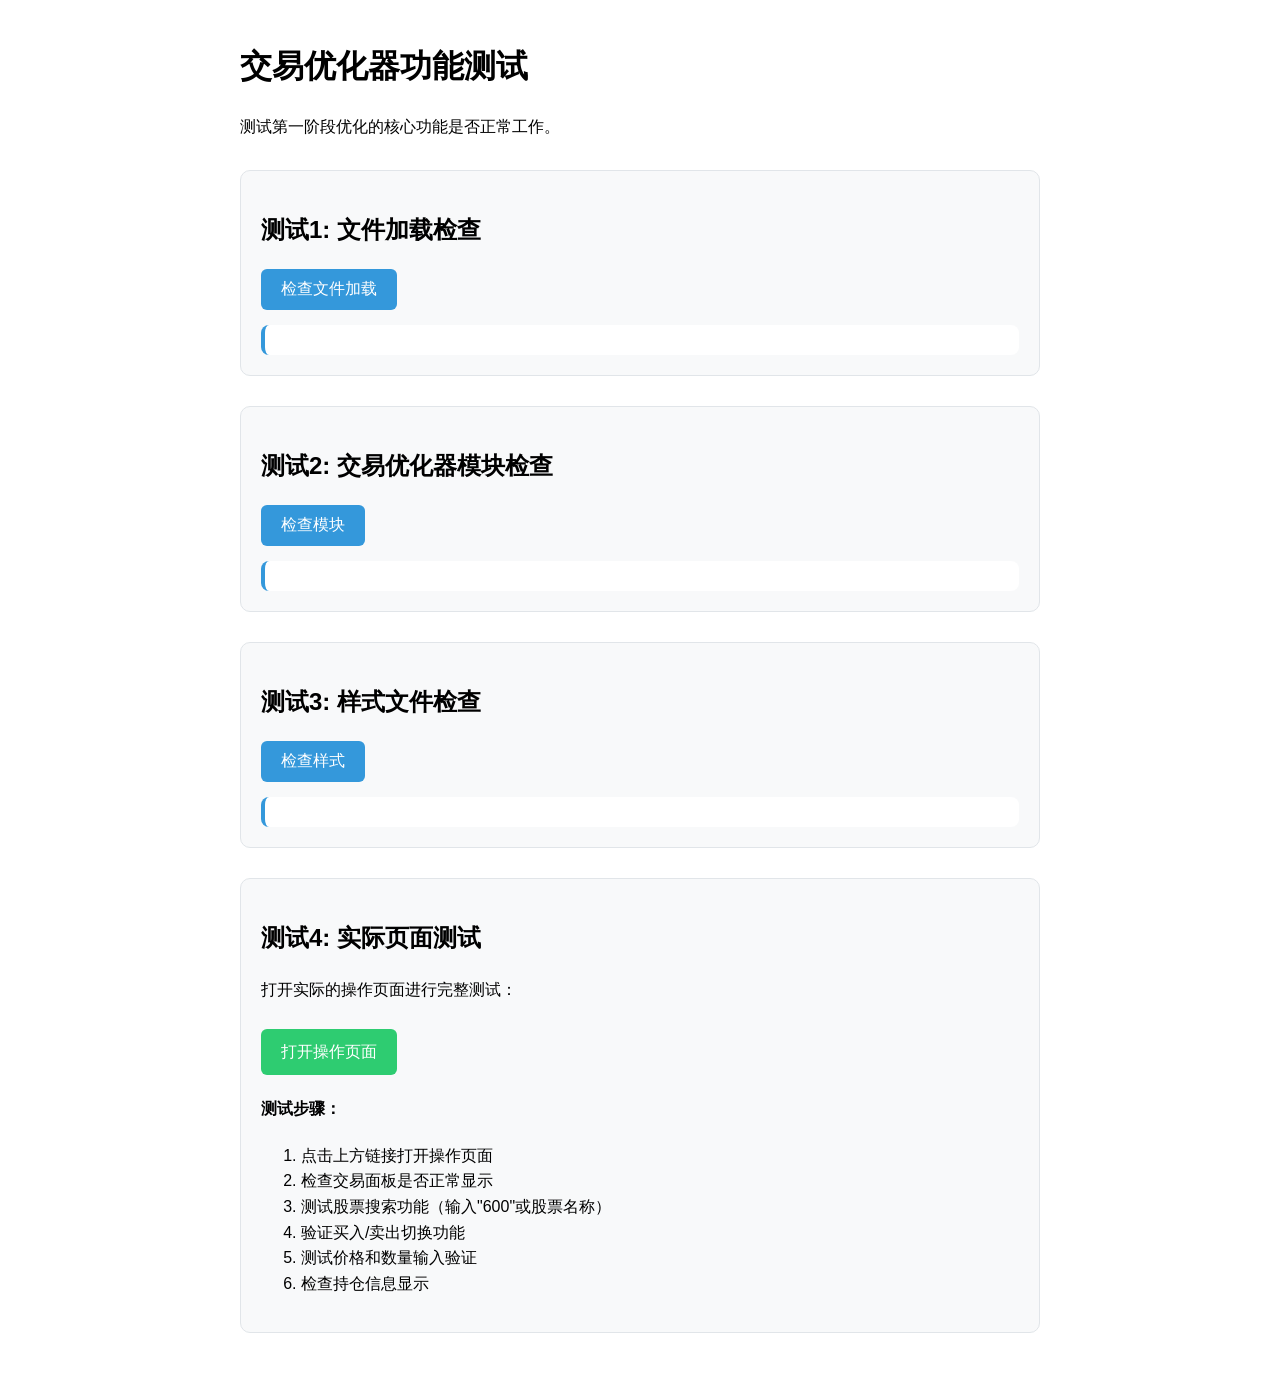
<file: test-optimizer.html>
<!DOCTYPE html>
<html lang="zh-CN">
<head>
    <meta charset="UTF-8">
    <meta name="viewport" content="width=device-width, initial-scale=1.0">
    <title>交易优化器测试</title>
    <style>
        body {
            font-family: -apple-system, BlinkMacSystemFont, 'Segoe UI', Roboto, sans-serif;
            max-width: 800px;
            margin: 0 auto;
            padding: 20px;
            line-height: 1.6;
        }
        .test-section {
            margin: 30px 0;
            padding: 20px;
            border: 1px solid #e1e5e9;
            border-radius: 10px;
            background: #f8f9fa;
        }
        .test-result {
            margin-top: 15px;
            padding: 15px;
            border-radius: 8px;
            background: white;
            border-left: 4px solid #3498db;
        }
        .test-result.success {
            border-left-color: #27ae60;
            background: #f0fff4;
        }
        .test-result.error {
            border-left-color: #e74c3c;
            background: #fff5f5;
        }
        button {
            padding: 10px 20px;
            background: #3498db;
            color: white;
            border: none;
            border-radius: 6px;
            cursor: pointer;
            font-size: 16px;
        }
        button:hover {
            background: #2980b9;
        }
        code {
            background: #f1f3f5;
            padding: 2px 6px;
            border-radius: 4px;
            font-family: 'Monaco', 'Menlo', monospace;
        }
    </style>
</head>
<body>
    <h1>交易优化器功能测试</h1>
    <p>测试第一阶段优化的核心功能是否正常工作。</p>
    
    <div class="test-section">
        <h2>测试1: 文件加载检查</h2>
        <button onclick="testFileLoading()">检查文件加载</button>
        <div id="test1-result" class="test-result"></div>
    </div>
    
    <div class="test-section">
        <h2>测试2: 交易优化器模块检查</h2>
        <button onclick="testModuleExistence()">检查模块</button>
        <div id="test2-result" class="test-result"></div>
    </div>
    
    <div class="test-section">
        <h2>测试3: 样式文件检查</h2>
        <button onclick="testStyles()">检查样式</button>
        <div id="test3-result" class="test-result"></div>
    </div>
    
    <div class="test-section">
        <h2>测试4: 实际页面测试</h2>
        <p>打开实际的操作页面进行完整测试：</p>
        <a href="operation.html" target="_blank" style="display: inline-block; padding: 10px 20px; background: #2ecc71; color: white; text-decoration: none; border-radius: 6px; margin-top: 10px;">
            打开操作页面
        </a>
        <div style="margin-top: 15px;">
            <h4>测试步骤：</h4>
            <ol>
                <li>点击上方链接打开操作页面</li>
                <li>检查交易面板是否正常显示</li>
                <li>测试股票搜索功能（输入"600"或股票名称）</li>
                <li>验证买入/卖出切换功能</li>
                <li>测试价格和数量输入验证</li>
                <li>检查持仓信息显示</li>
            </ol>
        </div>
    </div>
    
    <script>
        function setResult(elementId, message, isSuccess) {
            const element = document.getElementById(elementId);
            element.innerHTML = message;
            element.className = 'test-result ' + (isSuccess ? 'success' : 'error');
        }
        
        function testFileLoading() {
            const files = [
                'operation.html',
                'styles.css',
                'trade-optimizer.js',
                'app.js',
                'storage.js',
                'ledger-core.js'
            ];
            
            let allLoaded = true;
            let results = '<h4>文件加载状态：</h4><ul>';
            
            files.forEach(file => {
                try {
                    // 尝试通过fetch检查文件是否存在
                    fetch(file, { method: 'HEAD' })
                        .then(response => {
                            const exists = response.ok;
                            results += `<li>${file}: ${exists ? '✅ 存在' : '❌ 缺失'}</li>`;
                            if (!exists) allLoaded = false;
                            
                            // 更新显示
                            document.getElementById('test1-result').innerHTML = results + '</ul>';
                            document.getElementById('test1-result').className = 'test-result ' + (allLoaded ? 'success' : 'error');
                        })
                        .catch(() => {
                            results += `<li>${file}: ❌ 无法访问</li>`;
                            allLoaded = false;
                            document.getElementById('test1-result').innerHTML = results + '</ul>';
                            document.getElementById('test1-result').className = 'test-result error';
                        });
                } catch (error) {
                    results += `<li>${file}: ❌ 检查失败</li>`;
                    allLoaded = false;
                }
            });
            
            document.getElementById('test1-result').innerHTML = results + '</ul><p>检查中...</p>';
        }
        
        function testModuleExistence() {
            const modules = [
                'window.TradeOptimizer',
                'window.TradeOptimizer.init',
                'window.TradeOptimizer.updateState',
                'window.TradeOptimizer.getTradeData',
                'window.TradeOptimizer.validateTradeData',
                'window.TradeOptimizer.clearForm'
            ];
            
            let allExist = true;
            let results = '<h4>模块检查：</h4><ul>';
            
            modules.forEach(modulePath => {
                try {
                    const exists = eval(`typeof ${modulePath} !== 'undefined'`);
                    results += `<li>${modulePath}: ${exists ? '✅ 存在' : '❌ 缺失'}</li>`;
                    if (!exists) allExist = false;
                } catch (error) {
                    results += `<li>${modulePath}: ❌ 检查失败</li>`;
                    allExist = false;
                }
            });
            
            setResult('test2-result', results + '</ul>', allExist);
        }
        
        function testStyles() {
            // 检查关键CSS类是否存在
            const keyClasses = [
                '.trade-panel',
                '.stock-search-wrapper',
                '.current-holding-info',
                '.trade-details-grid',
                '.trade-type-selector',
                '.trade-submit-btn'
            ];
            
            let results = '<h4>关键CSS类检查：</h4>';
            results += '<p>注：需要在实际页面中验证样式应用</p>';
            results += '<ul>';
            
            // 这里我们只能检查样式文件是否包含这些类
            fetch('styles.css')
                .then(response => response.text())
                .then(cssText => {
                    keyClasses.forEach(cssClass => {
                        const exists = cssText.includes(cssClass);
                        results += `<li>${cssClass}: ${exists ? '✅ 在样式文件中' : '❌ 未找到'}</li>`;
                    });
                    
                    setResult('test3-result', results + '</ul>', true);
                })
                .catch(error => {
                    setResult('test3-result', '❌ 无法读取样式文件', false);
                });
        }
    </script>
</body>
</html>
</file>
<file: styles.css>
:root {
  --bg-a: #f6f0e3;
  --bg-b: #e6efff;
  --bg-c: #f8fbff;
  --paper: rgba(255, 255, 255, 0.9);
  --paper-strong: rgba(255, 255, 255, 0.96);
  --ink: #1a1f26;
  --muted: #5c6670;
  --line: rgba(24, 28, 34, 0.12);
  --line-soft: rgba(24, 28, 34, 0.08);
  --accent-a: #1454d4;
  --accent-b: #bb4b18;
  --rise: #11733e;
  --fall: #b81f1f;
  --shadow: 0 18px 44px rgba(19, 25, 33, 0.08);
  --shadow-soft: 0 8px 20px rgba(19, 25, 33, 0.05);
  --radius: 22px;
  --num-serif: "Noto Serif SC", serif;
  --btn-bg: #eaf1ff;
  --btn-bg-hover: #dde8ff;
  --btn-bg-active: #d2e0ff;
  --btn-border: #c9d8f4;
  --btn-text: #2d4d8f;
  --btn-shadow: 0 4px 12px rgba(37, 72, 138, 0.08);
  --btn-ghost-bg: #f4f6f8;
  --btn-ghost-hover: #eceff3;
  --btn-ghost-border: #d5dde8;
  --btn-danger-bg: #faecec;
  --btn-danger-hover: #f7e1e1;
  --btn-danger-border: #efc9c9;
  --btn-danger-text: #9b2f2f;
  --btn-success-bg: #e8f6ee;
  --btn-success-hover: #dcf0e4;
  --btn-success-border: #c6e4d4;
  --btn-success-text: #1f6a47;
}

* {
  box-sizing: border-box;
}

body {
  margin: 0;
  min-height: 100vh;
  font-family: "Noto Sans SC", "Outfit", "PingFang SC", "Microsoft YaHei", sans-serif;
  color: var(--ink);
  background:
    radial-gradient(circle at 12% 6%, rgba(20, 84, 212, 0.16), transparent 35%),
    radial-gradient(circle at 90% 2%, rgba(187, 75, 24, 0.14), transparent 34%),
    linear-gradient(150deg, var(--bg-a) 0%, var(--bg-b) 52%, var(--bg-c) 100%);
  padding: 24px 12px 40px;
  line-height: 1.35;
  -webkit-font-smoothing: antialiased;
  -moz-osx-font-smoothing: grayscale;
  text-rendering: optimizeLegibility;
}

.noise {
  position: fixed;
  inset: 0;
  z-index: -1;
  pointer-events: none;
  background-image:
    radial-gradient(rgba(30, 33, 36, 0.03) 0.6px, transparent 0.6px),
    linear-gradient(rgba(255, 255, 255, 0.35), rgba(255, 255, 255, 0.35));
  background-size: 5px 5px, auto;
}

.page {
  max-width: 1160px;
  margin: 0 auto;
  display: grid;
  gap: 10px;
}

.hero {
  display: flex;
  align-items: flex-start;
  justify-content: space-between;
  gap: 14px;
  padding: 2px 4px 2px;
}

.eyebrow {
  margin: 0;
  letter-spacing: 0.16em;
  text-transform: uppercase;
  font-size: 0.74rem;
  color: var(--muted);
}

h1,
h3 {
  margin: 0;
  font-family: "Noto Serif SC", serif;
}

p {
  margin: 0;
}

h1 {
  font-size: clamp(1.8rem, 2.9vw, 2.8rem);
  margin-top: 9px;
  letter-spacing: 0.01em;
}

h2 {
  font-family: var(--num-serif);
  font-weight: 700;
  font-variant-numeric: tabular-nums;
  font-feature-settings: "tnum" 1, "lnum" 1;
  font-size: clamp(1.4rem, 2.2vw, 2.15rem);
  margin: 8px 0 0;
}

h3 {
  font-size: clamp(1.1rem, 1.5vw, 1.45rem);
}

.subtitle {
  margin: 8px 0 0;
  color: var(--muted);
  max-width: 56ch;
}

.hero-tools {
  display: flex;
  align-items: center;
  gap: 10px;
  flex-wrap: wrap;
  justify-content: flex-end;
}

.link-btn {
  display: inline-flex;
  align-items: center;
  justify-content: center;
  text-decoration: none;
  color: var(--ink);
  background: rgba(255, 255, 255, 0.78);
  border: 1px solid var(--line-soft);
  border-radius: 999px;
  padding: 9px 14px;
  font-weight: 600;
  box-shadow: var(--shadow-soft);
  transition: transform 160ms ease, box-shadow 160ms ease, color 160ms ease;
}

.link-btn:hover {
  transform: translateY(-1px);
  box-shadow: 0 10px 20px rgba(19, 25, 33, 0.08);
  color: #0f4bbf;
}

.stamp {
  min-width: 176px;
  padding: 11px 15px;
  border-radius: 999px;
  border: 1px solid var(--line-soft);
  background: linear-gradient(180deg, rgba(255, 255, 255, 0.82), rgba(255, 255, 255, 0.66));
  box-shadow: var(--shadow-soft);
  display: grid;
  gap: 4px;
}

.stamp span {
  text-transform: uppercase;
  font-size: 0.7rem;
  letter-spacing: 0.08em;
  color: var(--muted);
}

.grid-2 {
  display: grid;
  grid-template-columns: repeat(2, minmax(0, 1fr));
  gap: 10px;
}

.top-layout {
  display: grid;
  grid-template-columns: minmax(0, 1.3fr) minmax(280px, 1fr);
  gap: 10px;
  align-items: stretch;
}

.stack-col {
  display: grid;
  gap: 10px;
}

.profit-stack {
  display: grid;
  gap: 10px;
  grid-template-rows: repeat(2, minmax(0, 1fr));
  min-height: 100%;
}

.profit-stack .card {
  height: 100%;
  display: grid;
  align-content: start;
  gap: 6px;
}

.card {
  position: relative;
  overflow: hidden;
  border: 1px solid var(--line-soft);
  background: var(--paper);
  border-radius: var(--radius);
  box-shadow: 0 12px 28px rgba(19, 25, 33, 0.06);
  padding: 13px 14px;
  backdrop-filter: blur(8px);
}

.card::before {
  content: "";
  position: absolute;
  inset: 0 0 auto 0;
  height: 42px;
  background: linear-gradient(180deg, rgba(255, 255, 255, 0.65), transparent);
  pointer-events: none;
}

.strong {
  background:
    linear-gradient(152deg, rgba(20, 84, 212, 0.16), rgba(255, 255, 255, 0.9) 58%),
    var(--paper);
  display: flex;
  flex-direction: column;
  gap: 6px;
}

.overview-curve-block {
  margin-top: 8px;
  display: grid;
  gap: 7px;
}

.overview-curve-head {
  display: flex;
  align-items: center;
  justify-content: space-between;
  gap: 10px;
  flex-wrap: wrap;
}

.overview-curve-head p {
  margin: 0;
  color: #3c4753;
  font-size: 0.86rem;
}

#dash-overview-nav-change {
  font-size: 0.9rem;
  font-weight: 700;
}

.overview-curve-shell {
  position: relative;
  border: 1px solid rgba(24, 28, 34, 0.1);
  border-radius: 13px;
  overflow: hidden;
  background:
    linear-gradient(180deg, rgba(246, 250, 255, 0.86), rgba(255, 255, 255, 0.82)),
    repeating-linear-gradient(
      to bottom,
      rgba(20, 84, 212, 0.08) 0,
      rgba(20, 84, 212, 0.08) 1px,
      transparent 1px,
      transparent 34px
    );
}

#dash-overview-curve {
  display: block;
  width: 100%;
  height: 150px;
}

#dash-overview-curve-area {
  fill: url(#dash-overview-area-gradient);
}

#dash-overview-curve-line {
  fill: none;
  stroke: url(#dash-overview-line-gradient);
  stroke-width: 2.8;
  stroke-linecap: round;
  stroke-linejoin: round;
}

.overview-curve-empty {
  position: absolute;
  inset: 0;
  display: grid;
  place-items: center;
  margin: 0;
  color: var(--muted);
  font-size: 0.9rem;
  background: rgba(255, 255, 255, 0.75);
}

.overview-curve-meta {
  display: grid;
  grid-template-columns: repeat(3, minmax(0, 1fr));
  gap: 7px;
}

.overview-curve-meta p {
  margin: 0;
  padding: 7px 8px;
  border-radius: 10px;
  border: 1px solid rgba(24, 28, 34, 0.1);
  background: rgba(255, 255, 255, 0.72);
  font-size: 0.82rem;
}

.label {
  margin: 0;
  color: #26303a;
  font-family: "Noto Serif SC", serif;
  font-size: 1rem;
  letter-spacing: 0.02em;
  font-weight: 700;
  line-height: 1.2;
  display: flex;
  align-items: center;
  gap: 8px;
}

.label::before {
  content: "";
  width: 8px;
  height: 8px;
  border-radius: 999px;
  background: linear-gradient(120deg, var(--accent-a), var(--accent-b));
  box-shadow: 0 0 0 2px rgba(20, 84, 212, 0.12);
}

.hint {
  margin-top: 5px;
  color: var(--muted);
  font-size: 0.92rem;
}

.split-lines {
  margin-top: 7px;
  display: grid;
  gap: 6px;
}

.split-lines p {
  margin: 0;
}

.section-head {
  display: grid;
  gap: 3px;
}

.section-head-inline {
  display: flex;
  align-items: center;
  justify-content: space-between;
  gap: 12px;
}

.section-head p {
  margin: 0;
  color: var(--muted);
  font-size: 0.9rem;
}

.section-status {
  min-height: 1.2em;
  color: #6d7a87;
  font-size: 0.82rem;
}

.section-head h3 {
  font-size: clamp(1.2rem, 1.7vw, 1.55rem);
  letter-spacing: 0.01em;
}

.section-action-btn {
  padding: 6px 12px;
  min-height: 34px;
  border-radius: 999px;
  font-size: 0.85rem;
  font-weight: 600;
  white-space: nowrap;
}

.section-action-btn.icon-only {
  width: 34px;
  min-width: 34px;
  padding: 0;
  display: inline-grid;
  place-items: center;
}

.section-action-btn.icon-only svg {
  width: 16px;
  height: 16px;
  stroke: currentColor;
  stroke-width: 2;
  fill: none;
  stroke-linecap: round;
  stroke-linejoin: round;
}

.section-action-btn.icon-only.is-loading svg {
  animation: spin-refresh 0.9s linear infinite;
}

.formula {
  margin: 10px 0 0;
  font-weight: 600;
}

.calc-group {
  display: grid;
  gap: 1px;
}

button.calc-toggle {
  width: 100%;
  text-align: left;
  color: inherit;
  background: transparent;
  border: none;
  border-radius: 0;
  padding: 2px 0;
  font-weight: 600;
  box-shadow: none;
  cursor: pointer;
  transition: color 160ms ease;
}

button.calc-toggle:hover {
  color: #0f4bbf;
}

button.calc-toggle[aria-expanded="true"] {
  color: #0f4bbf;
}

button.calc-toggle:focus-visible {
  outline: 2px solid rgba(20, 84, 212, 0.28);
  outline-offset: 2px;
  border-radius: 6px;
}

.calc-formula {
  display: block;
  max-height: 0;
  opacity: 0;
  overflow: hidden;
  margin: 0 2px;
  color: var(--muted);
  font-size: 0.88rem;
  line-height: 1.4;
  padding: 0 4px 0 10px;
  border-left: 2px solid rgba(20, 84, 212, 0.24);
  transition: max-height 220ms ease, opacity 180ms ease, margin-top 180ms ease, padding-top 180ms ease,
    padding-bottom 180ms ease;
}

.calc-formula.open {
  max-height: 120px;
  opacity: 1;
  margin-top: 3px;
  padding-top: 2px;
  padding-bottom: 2px;
}

.table-wrap {
  margin-top: 7px;
  overflow-x: auto;
  border: 1px solid var(--line-soft);
  border-radius: 14px;
  background: rgba(255, 255, 255, 0.8);
  box-shadow: inset 0 1px 0 rgba(255, 255, 255, 0.6);
}

.daily-summary-card {
  display: grid;
  gap: 8px;
}

.daily-summary-grid {
  margin-top: 6px;
  display: grid;
  grid-template-columns: minmax(0, 1.35fr) minmax(0, 1fr);
  gap: 10px;
}

.daily-summary-main {
  margin: 0;
  padding: 9px 10px;
  border: 1px solid rgba(24, 28, 34, 0.1);
  background: rgba(255, 255, 255, 0.76);
  display: grid;
  gap: 7px;
}

.daily-summary-lead {
  margin: 0;
  font-size: 0.94rem;
  color: #2b3945;
  line-height: 1.52;
}

.daily-summary-trend {
  margin: 0;
  font-size: 0.9rem;
  color: #4f5f6f;
  font-weight: 600;
}

.daily-summary-trend.trend-up {
  color: var(--rise);
}

.daily-summary-trend.trend-down {
  color: var(--fall);
}

.daily-summary-trend.trend-flat {
  color: #3e5165;
}

.daily-summary-outlook {
  margin: 0;
  font-size: 0.88rem;
  color: #5a6876;
  line-height: 1.45;
}

.daily-summary-metrics {
  display: grid;
  grid-template-columns: repeat(2, minmax(0, 1fr));
  gap: 8px;
}

.daily-summary-metrics p {
  margin: 0;
  padding: 8px 9px;
  border: 1px solid rgba(24, 28, 34, 0.1);
  background: rgba(255, 255, 255, 0.78);
  display: grid;
  gap: 3px;
}

.daily-summary-metrics p span {
  font-size: 0.75rem;
  color: #647281;
}

.daily-summary-metrics p strong {
  font-size: 0.98rem;
  font-family: var(--num-serif);
  font-variant-numeric: tabular-nums;
  font-feature-settings: "tnum" 1, "lnum" 1;
  color: #26323f;
}

.daily-summary-footnote {
  margin: 0;
  color: #5f6d7b;
  font-size: 0.82rem;
  line-height: 1.45;
}

.member-cards {
  margin-top: 9px;
  display: grid;
  grid-template-columns: repeat(auto-fit, minmax(250px, 1fr));
  gap: 11px;
}

.member-profit-card {
  border: 1px solid rgba(24, 28, 34, 0.09);
  border-radius: 15px;
  padding: 11px 12px;
  background: rgba(255, 255, 255, 0.88);
  box-shadow: 0 8px 18px rgba(19, 25, 33, 0.05);
  display: grid;
  gap: 9px;
}

.member-profit-card.gain {
  border-color: rgba(17, 115, 62, 0.18);
  background:
    linear-gradient(155deg, rgba(17, 115, 62, 0.06), rgba(255, 255, 255, 0.9) 60%),
    rgba(255, 255, 255, 0.88);
}

.member-profit-card.loss {
  border-color: rgba(184, 31, 31, 0.16);
  background:
    linear-gradient(155deg, rgba(184, 31, 31, 0.055), rgba(255, 255, 255, 0.9) 60%),
    rgba(255, 255, 255, 0.88);
}

.member-card-head {
  display: block;
}

.member-card-name {
  margin: 0;
  font-family: "Noto Serif SC", serif;
  font-size: 1.12rem;
  font-weight: 700;
  color: #1f2833;
}

.member-card-profit-hero {
  padding: 1px 0 0;
  display: grid;
  gap: 2px;
}

.member-card-profit-hero span {
  font-size: 0.84rem;
  color: var(--muted);
}

.member-total-profit-lg {
  font-family: var(--num-serif);
  font-weight: 700;
  font-variant-numeric: tabular-nums;
  font-feature-settings: "tnum" 1, "lnum" 1;
  font-size: clamp(1.9rem, 3vw, 2.35rem);
  line-height: 1.12;
  letter-spacing: 0.015em;
}

.member-card-today {
  display: flex;
  align-items: center;
  justify-content: space-between;
  gap: 10px;
  padding-top: 7px;
  border-top: 1px solid rgba(24, 28, 34, 0.11);
}

.member-card-today span {
  font-size: 0.88rem;
  color: var(--muted);
}

.member-card-rate {
  display: flex;
  align-items: center;
  justify-content: space-between;
  gap: 10px;
  padding-top: 6px;
}

.member-card-rate span {
  font-size: 0.83rem;
  color: var(--muted);
}

.member-profit-rate {
  font-family: var(--num-serif);
  font-weight: 700;
  font-variant-numeric: tabular-nums;
  font-feature-settings: "tnum" 1, "lnum" 1;
  font-size: 1.04rem;
  line-height: 1.15;
}

.member-today-profit-lg {
  font-family: var(--num-serif);
  font-weight: 700;
  font-variant-numeric: tabular-nums;
  font-feature-settings: "tnum" 1, "lnum" 1;
  font-size: clamp(1.28rem, 2.1vw, 1.56rem);
  line-height: 1.15;
}

#dash-total-asset,
#dash-total-profit,
#dash-today-profit {
  font-family: var(--num-serif);
  font-variant-numeric: tabular-nums;
  font-feature-settings: "tnum" 1, "lnum" 1;
}

#dash-total-asset {
  font-size: clamp(2.7rem, 6vw, 4.4rem);
  line-height: 1.08;
  letter-spacing: 0.008em;
  margin: 14px 0 8px;
}

.member-card-details {
  margin-top: 1px;
  padding-top: 5px;
}

.member-card-details summary {
  cursor: pointer;
  color: #344252;
  font-weight: 600;
  font-size: 0.85rem;
  list-style: none;
  user-select: none;
}

.member-card-details summary::-webkit-details-marker {
  display: none;
}

.member-card-details summary::after {
  content: "⌄";
  margin-left: 7px;
  font-size: 0.9rem;
  color: var(--muted);
}

.member-card-details[open] summary::after {
  content: "⌃";
}

.member-card-meta {
  margin-top: 7px;
  display: grid;
  grid-template-columns: 1fr;
  gap: 2px;
}

.member-card-meta p {
  margin: 0;
  display: flex;
  align-items: baseline;
  justify-content: space-between;
  gap: 10px;
  padding: 6px 0;
  border-bottom: 1px dashed rgba(24, 28, 34, 0.15);
}

.member-card-meta p:last-child {
  border-bottom: none;
}

.member-card-meta p span {
  font-size: 0.79rem;
  color: var(--muted);
}

.member-card-meta p strong {
  font-size: 0.92rem;
  font-weight: 600;
  color: #25303b;
}

.member-card-empty {
  margin: 0;
  padding: 11px 12px;
  border-radius: 12px;
  border: 1px dashed rgba(24, 28, 34, 0.16);
  background: rgba(255, 255, 255, 0.78);
  color: var(--muted);
}

.dash-holding-list {
  margin-top: 9px;
  display: grid;
  grid-template-columns: repeat(auto-fit, minmax(270px, 1fr));
  gap: 10px;
}

.dash-holding-card {
  border-radius: 14px;
  border: 1px solid rgba(24, 28, 34, 0.1);
  background: rgba(255, 255, 255, 0.8);
  padding: 10px 11px;
  display: grid;
  gap: 8px;
}

.dash-holding-head {
  display: grid;
  gap: 2px;
}

.dash-holding-code {
  font-size: 0.69rem;
  letter-spacing: 0.06em;
  color: #6f7b88;
  font-weight: 600;
}

.dash-holding-name {
  margin: 0;
  font-family: "Noto Serif SC", serif;
  font-size: 1.12rem;
  font-weight: 700;
  color: #1f2a35;
}

.dash-holding-main {
  display: grid;
  grid-template-columns: repeat(2, minmax(0, 1fr));
  gap: 8px;
  align-items: end;
}

.dash-holding-main p {
  margin: 0;
  display: grid;
  gap: 2px;
}

.dash-holding-main p span {
  font-size: 0.78rem;
  color: #64717e;
}

.dash-holding-main p strong {
  font-family: var(--num-serif);
  font-variant-numeric: tabular-nums;
  font-feature-settings: "tnum" 1, "lnum" 1;
  font-size: 1.36rem;
  line-height: 1.1;
  color: #1f2a35;
}

.dash-holding-pnl-wrap {
  justify-items: end;
}

.dash-holding-pnl-wrap strong {
  font-size: 1.26rem;
}

.dash-holding-main p strong.dash-holding-pnl.positive {
  color: var(--rise);
}

.dash-holding-main p strong.dash-holding-pnl.negative {
  color: var(--fall);
}

.dash-holding-meta {
  display: grid;
  grid-template-columns: repeat(3, minmax(0, 1fr));
  gap: 6px;
}

.dash-holding-meta p {
  margin: 0;
  padding-top: 5px;
  border-top: 1px solid rgba(24, 28, 34, 0.08);
  display: grid;
  gap: 1px;
}

.dash-holding-meta p span {
  font-size: 0.74rem;
  color: #6a7785;
}

.dash-holding-meta p strong {
  font-size: 0.88rem;
  color: #2a3440;
  font-family: var(--num-serif);
  font-variant-numeric: tabular-nums;
  font-feature-settings: "tnum" 1, "lnum" 1;
}

.dash-holding-empty {
  margin: 0;
  padding: 11px 12px;
  border-radius: 12px;
  border: 1px dashed rgba(24, 28, 34, 0.16);
  background: rgba(255, 255, 255, 0.78);
  color: var(--muted);
}

.fund-meta-grid {
  margin-top: 9px;
  display: grid;
  grid-template-columns: repeat(3, minmax(0, 1fr));
  gap: 8px;
}

.fund-meta-grid p {
  margin: 0;
  padding: 8px 9px;
  border-radius: 11px;
  border: 1px solid rgba(24, 28, 34, 0.1);
  background: rgba(255, 255, 255, 0.74);
  font-size: 0.88rem;
}

.op-overview-card {
  background:
    linear-gradient(158deg, rgba(20, 84, 212, 0.09), rgba(255, 255, 255, 0.92) 52%),
    var(--paper);
  display: grid;
  gap: 9px;
}

.op-overview-grid {
  margin-top: 5px;
  display: grid;
  grid-template-columns: repeat(3, minmax(0, 1fr));
  gap: 7px;
}

.op-overview-item {
  margin: 0;
  --tone-border: #d7dde5;
  --tone-bg: #f4f7fb;
  padding: 9px 10px;
  border-radius: 0;
  border: none;
  background: var(--tone-bg);
  box-shadow: none;
  display: grid;
  gap: 3px;
}

.op-overview-item span {
  font-size: 0.76rem;
  color: var(--muted);
}

.op-overview-item strong {
  font-size: 0.98rem;
  line-height: 1.2;
  color: #24303b;
}

.op-overview-item-main {
  grid-column: span 2;
}

.op-overview-item-main strong {
  font-size: clamp(1.5rem, 2.1vw, 1.9rem);
  letter-spacing: 0.01em;
}

.op-overview-item-wide {
  grid-column: span 2;
}

.op-overview-item.tone-core {
  --tone-border: #c8d4ec;
  --tone-bg: #edf2fb;
}

.op-overview-item.tone-profit {
  --tone-border: #c8ddd1;
  --tone-bg: #edf6f0;
}

.op-overview-item.tone-day {
  --tone-border: #ccddd4;
  --tone-bg: #f0f7f3;
}

.op-overview-item.tone-day-rate {
  --tone-border: #cad9e9;
  --tone-bg: #eff4fa;
}

.op-overview-item.tone-nav {
  --tone-border: #d2d8ea;
  --tone-bg: #f2f4fa;
}

.op-overview-item.tone-flow {
  --tone-border: #d3d9ea;
  --tone-bg: #f3f5fa;
}

.op-overview-item.tone-in {
  --tone-border: #d0ddd8;
  --tone-bg: #f1f6f3;
}

.op-overview-item.tone-out {
  --tone-border: #e2d3cf;
  --tone-bg: #faf3f1;
}

.op-overview-item.tone-stock {
  --tone-border: #d2d9e5;
  --tone-bg: #f2f5f9;
}

.op-overview-item.tone-cash {
  --tone-border: #e1d8ca;
  --tone-bg: #f8f5ef;
}

.op-overview-updated {
  margin: 0;
  align-self: stretch;
  justify-self: stretch;
  display: grid;
  gap: 2px;
  padding: 7px 10px;
  border-radius: 0;
  border: none;
  background: #eef2f6;
  color: #6c7784;
  font-size: 0.7rem;
  line-height: 1.15;
}

.op-overview-updated strong {
  color: #5e6976;
  font-size: 0.74rem;
  font-weight: 600;
}

.op-asset-structure {
  display: grid;
  gap: 7px;
}

.op-asset-bar {
  height: 10px;
  border-radius: 999px;
  overflow: hidden;
  background: rgba(24, 28, 34, 0.08);
  display: flex;
}

.op-asset-bar span {
  display: block;
  height: 100%;
  width: 0;
  transition: width 220ms ease;
}

.op-asset-seg-stock {
  background: linear-gradient(90deg, #1454d4, #4f8fff);
}

.op-asset-seg-cash {
  background: linear-gradient(90deg, #d15d1c, #ecb267);
}

.op-asset-legend {
  display: grid;
  grid-template-columns: repeat(3, minmax(0, 1fr));
  gap: 7px;
}

.op-asset-legend p {
  margin: 0;
  padding: 7px 8px;
  border-radius: 10px;
  background: rgba(255, 255, 255, 0.68);
  font-size: 0.82rem;
  color: #51606e;
  display: flex;
  align-items: baseline;
  justify-content: space-between;
  gap: 8px;
}

.op-asset-legend strong {
  font-size: 0.86rem;
  color: #1f2a36;
}

.op-mini-curve-shell {
  position: relative;
  border-radius: 12px;
  overflow: hidden;
  background:
    linear-gradient(180deg, rgba(245, 249, 255, 0.85), rgba(255, 255, 255, 0.86)),
    repeating-linear-gradient(
      to bottom,
      rgba(20, 84, 212, 0.08) 0,
      rgba(20, 84, 212, 0.08) 1px,
      transparent 1px,
      transparent 24px
    );
}

#op-mini-curve {
  display: block;
  width: 100%;
  height: 96px;
}

#op-mini-curve-area {
  fill: url(#op-mini-area-gradient);
}

#op-mini-curve-line {
  fill: none;
  stroke: url(#op-mini-line-gradient);
  stroke-width: 2.5;
  stroke-linecap: round;
  stroke-linejoin: round;
}

.op-mini-curve-empty {
  position: absolute;
  inset: 0;
  margin: 0;
  display: grid;
  place-items: center;
  color: var(--muted);
  font-size: 0.86rem;
  background: rgba(255, 255, 255, 0.74);
}

#operation-page .card {
  border: none;
  background: rgba(255, 255, 255, 0.82);
  box-shadow: 0 8px 22px rgba(19, 25, 33, 0.05);
}

#operation-page .operation-top-grid {
  align-items: stretch;
}

.operation-main-stack,
.operation-side-stack {
  align-content: start;
}

#operation-page .operation-side-stack {
  display: flex;
  flex-direction: column;
  height: 100%;
  min-height: 0;
}

#operation-page .operation-main-stack {
  display: flex;
  flex-direction: column;
  height: 100%;
  min-height: 0;
}

.data-manage-card {
  padding-bottom: 12px;
}

.data-manage-card .actions {
  margin-top: 7px;
  gap: 6px;
}

.data-manage-card .actions:last-child {
  margin-top: 6px;
}

.data-manage-card button:not(.calc-toggle) {
  padding: 9px 12px;
  border-radius: 12px;
}

.data-manage-card .status {
  margin-top: 6px;
  font-size: 0.93rem;
}

.member-share-card {
  padding-top: 11px;
  display: flex;
  flex-direction: column;
  flex: 1 1 auto;
  min-height: 0;
}

.member-share-list {
  margin-top: 8px;
  display: grid;
  gap: 9px;
  flex: 1 1 auto;
  min-height: 300px;
  overflow: auto;
  padding-right: 2px;
}

.fund-flow-card {
  padding-top: 11px;
  display: flex;
  flex-direction: column;
  flex: 1 1 auto;
  min-height: 0;
}

.fund-flow-card #fund-flow-form {
  margin-top: 8px;
  display: flex;
  flex-direction: column;
  flex: 1 1 auto;
  min-height: 0;
}

.fund-flow-card .editor-grid {
  grid-template-columns: repeat(2, minmax(0, 1fr));
  gap: 8px;
  flex: 1 1 auto;
  align-content: stretch;
  grid-auto-rows: minmax(0, 1fr);
}

.fund-flow-card .editor-grid label {
  margin: 0;
  display: flex;
  flex-direction: column;
  justify-content: flex-start;
}

.fund-flow-card .editor-grid label input,
.fund-flow-card .editor-grid label select {
  min-height: 44px;
}

.fund-flow-card .actions {
  margin-top: auto;
  padding-top: 8px;
  align-items: flex-end;
}

.fund-flow-card .actions button:not(.calc-toggle) {
  min-width: 146px;
}

.fund-flow-card .hint {
  margin-top: 8px;
  font-size: 0.86rem;
}

.member-share-empty {
  margin: 0;
  padding: 11px 12px;
  border-radius: 12px;
  border: 1px dashed rgba(24, 28, 34, 0.16);
  background: rgba(255, 255, 255, 0.68);
  color: var(--muted);
}

.member-share-item {
  border-radius: 14px;
  border: 1px solid rgba(24, 28, 34, 0.1);
  background: rgba(255, 255, 255, 0.8);
  padding: 10px 11px;
  display: grid;
  gap: 8px;
}

.member-share-item.gain {
  border-color: rgba(17, 115, 62, 0.22);
  background:
    linear-gradient(155deg, rgba(17, 115, 62, 0.06), rgba(255, 255, 255, 0.88) 62%),
    rgba(255, 255, 255, 0.8);
}

.member-share-item.loss {
  border-color: rgba(184, 31, 31, 0.2);
  background:
    linear-gradient(155deg, rgba(184, 31, 31, 0.055), rgba(255, 255, 255, 0.88) 62%),
    rgba(255, 255, 255, 0.8);
}

.member-share-head {
  display: flex;
  align-items: baseline;
  justify-content: space-between;
  gap: 10px;
}

.member-share-name {
  margin: 0;
  font-family: "Noto Serif SC", serif;
  font-size: 1.18rem;
  font-weight: 700;
  color: #1e2934;
}

.member-share-chip {
  margin: 0;
  padding: 3px 8px;
  border-radius: 999px;
  border: none;
  background: transparent;
  color: #53606d;
  font-size: 0.77rem;
}

.member-share-focus {
  display: grid;
  grid-template-columns: repeat(2, minmax(0, 1fr));
  gap: 8px;
}

.member-share-focus p {
  margin: 0;
  padding: 8px 9px;
  border-radius: 10px;
  border: none;
  background: transparent;
  display: grid;
  gap: 3px;
}

.member-share-focus p span {
  color: #5d6a77;
  font-size: 0.78rem;
}

.member-share-focus p strong {
  font-size: 1.32rem;
  line-height: 1.1;
}

.member-share-detail {
  margin-top: 1px;
}

.member-share-detail summary {
  cursor: pointer;
  list-style: none;
  font-size: 0.85rem;
  font-weight: 600;
  color: #344252;
}

.member-share-detail summary::-webkit-details-marker {
  display: none;
}

.member-share-detail summary::after {
  content: "⌄";
  margin-left: 7px;
  color: var(--muted);
}

.member-share-detail[open] summary::after {
  content: "⌃";
}

.member-share-meta {
  margin-top: 7px;
  display: grid;
  grid-template-columns: repeat(2, minmax(0, 1fr));
  gap: 6px 8px;
}

.member-share-meta p {
  margin: 0;
  padding: 7px 8px;
  border-radius: 10px;
  border: none;
  background: transparent;
  display: flex;
  align-items: baseline;
  justify-content: space-between;
  gap: 8px;
}

.member-share-meta p span {
  color: #5e6a77;
  font-size: 0.78rem;
}

.member-share-meta p strong {
  font-size: 0.92rem;
}

#operation-page .card::before {
  display: none;
}

#operation-page .section-head p {
  font-size: 0.84rem;
  color: #5f6c79;
}

#operation-page .table-wrap {
  border: 1px solid rgba(24, 28, 34, 0.08);
  border-radius: 16px;
  background: linear-gradient(180deg, rgba(255, 255, 255, 0.74), rgba(252, 254, 255, 0.72));
  box-shadow: none;
}

#operation-page label {
  font-size: 0.9rem;
  font-weight: 600;
}

#operation-page th {
  background: linear-gradient(180deg, rgba(248, 252, 255, 0.98), rgba(238, 245, 253, 0.95));
}

#operation-page td {
  font-size: 0.99rem;
}

.note-card {
  background:
    linear-gradient(160deg, rgba(20, 84, 212, 0.06), rgba(255, 255, 255, 0.9) 58%),
    rgba(255, 255, 255, 0.84);
}

.note-form {
  margin-top: 8px;
  display: grid;
  gap: 8px;
}

.note-label {
  margin: 0;
  font-size: 0.96rem;
  font-weight: 700;
  color: #2d3844;
}

.note-editor {
  border-radius: 16px;
  border: 1px solid rgba(24, 28, 34, 0.12);
  background: rgba(255, 255, 255, 0.92);
  box-shadow: inset 0 1px 0 rgba(255, 255, 255, 0.8), 0 8px 20px rgba(19, 25, 33, 0.05);
  padding: 10px 10px 9px;
  display: grid;
  gap: 8px;
  transition: border-color 180ms ease, box-shadow 180ms ease;
}

.note-editor:focus-within {
  border-color: rgba(20, 84, 212, 0.3);
  box-shadow: 0 0 0 3px rgba(20, 84, 212, 0.12), 0 10px 24px rgba(20, 84, 212, 0.12);
}

.note-editor textarea {
  width: 100%;
  min-height: 110px;
  border: none;
  resize: vertical;
  background: transparent;
  padding: 4px 4px 2px;
  font: inherit;
  font-size: 0.98rem;
  line-height: 1.45;
  color: #1f2a35;
}

.note-editor textarea::placeholder {
  color: #7a8591;
}

.note-editor textarea:focus {
  outline: none;
}

.note-editor-foot {
  display: flex;
  align-items: center;
  justify-content: space-between;
  gap: 10px;
  border-top: 1px solid rgba(24, 28, 34, 0.1);
  padding-top: 8px;
}

.note-tip {
  margin: 0;
  color: #5f6b77;
  font-size: 0.84rem;
}

.note-table-wrap {
  margin-top: 10px;
}

.op-log-wrap {
  max-height: 360px;
  overflow: auto;
}

.op-log-table {
  min-width: 760px;
}

#note-body td:first-child {
  color: #5f6b78;
  font-size: 0.86rem;
  width: 190px;
}

#note-body td:last-child {
  white-space: normal;
  line-height: 1.45;
}

.member-add-shell {
  margin-top: 9px;
  margin-bottom: 12px;
  display: grid;
  grid-template-columns: minmax(0, 1fr) auto;
  align-items: center;
  gap: 10px;
}

.member-add-field {
  margin: 0;
  display: flex;
  align-items: center;
  gap: 9px;
  border-radius: 16px;
  padding: 2px 3px 2px 12px;
  border: 1px solid rgba(20, 84, 212, 0.12);
  background: linear-gradient(170deg, rgba(255, 255, 255, 0.94), rgba(245, 249, 255, 0.86));
  box-shadow: inset 0 1px 0 rgba(255, 255, 255, 0.75), 0 6px 18px rgba(19, 25, 33, 0.05);
  transition: border-color 180ms ease, box-shadow 180ms ease, transform 180ms ease;
}

.member-add-field:focus-within {
  border-color: rgba(20, 84, 212, 0.32);
  box-shadow: 0 0 0 3px rgba(20, 84, 212, 0.12), 0 10px 24px rgba(20, 84, 212, 0.12);
  transform: translateY(-1px);
}

.member-add-dot {
  width: 8px;
  height: 8px;
  border-radius: 999px;
  background: linear-gradient(120deg, var(--accent-a), var(--accent-b));
  flex: 0 0 auto;
}

.member-add-field input {
  width: 100%;
  border: none;
  border-radius: 12px;
  background: transparent;
  padding: 11px 12px 11px 0;
  font: inherit;
  font-size: 1rem;
  color: var(--ink);
  box-shadow: none;
}

.member-add-field input::placeholder {
  color: #7a8693;
}

.member-add-field input:focus {
  outline: none;
}

#add-member-btn {
  border-radius: 16px;
  padding: 11px 21px;
  min-width: 136px;
  box-shadow: var(--btn-shadow);
}

table {
  width: 100%;
  border-collapse: separate;
  border-spacing: 0;
  min-width: 1160px;
  font-family: "Noto Sans SC", "Outfit", "PingFang SC", "Microsoft YaHei", sans-serif;
  font-variant-numeric: tabular-nums;
  font-feature-settings: "tnum" 1, "lnum" 1;
}

table.history-table {
  min-width: 620px;
}

table.snapshot-history-table {
  min-width: 700px;
}

table.member-table {
  min-width: 860px;
}

th,
td {
  padding: 10px 12px;
  border-bottom: 1px solid rgba(30, 33, 36, 0.08);
  text-align: left;
  vertical-align: middle;
  white-space: nowrap;
}

tbody tr {
  background: transparent;
  transition: background-color 160ms ease;
}

tbody tr:nth-child(even) {
  background: rgba(247, 250, 255, 0.42);
}

tbody tr:hover {
  background: rgba(20, 84, 212, 0.055);
}

#snapshot-history-body tr {
  cursor: pointer;
  transition: background-color 160ms ease;
}

#snapshot-history-body tr:hover {
  background: rgba(20, 84, 212, 0.05);
}

#snapshot-history-body tr.selected {
  background: rgba(20, 84, 212, 0.1);
}

#snapshot-history-body tr.selected td {
  border-bottom-color: rgba(20, 84, 212, 0.18);
}

th {
  color: #5a6673;
  font-size: 0.86rem;
  font-weight: 600;
  letter-spacing: 0.01em;
  background: linear-gradient(180deg, rgba(247, 250, 255, 0.96), rgba(239, 245, 253, 0.92));
  position: sticky;
  top: 0;
  z-index: 1;
}

td {
  color: #202b36;
  font-size: 0.98rem;
  font-weight: 500;
}

.metric strong,
.op-overview-item strong,
.price-card-metrics strong,
.member-share-focus p strong,
.member-share-meta p strong,
#dash-overview-nav-change,
#op-mini-curve-change,
#op-stock-ratio,
#op-cash-ratio,
#dash-total-asset,
#dash-total-profit,
#dash-today-profit,
#op-total-asset,
#op-total-profit,
#op-today-total,
#op-nav,
#op-total-invested,
#op-total-subscribed,
#op-total-withdrawn,
#op-holding-market,
#op-cash {
  font-family: var(--num-serif);
  font-variant-numeric: tabular-nums;
  font-feature-settings: "tnum" 1, "lnum" 1;
}

#sub-history-body td:nth-child(4),
#sub-history-body td:nth-child(5),
#sub-history-body td:nth-child(6),
#trade-history-body td:nth-child(5),
#trade-history-body td:nth-child(6),
#trade-history-body td:nth-child(7) {
  font-family: var(--num-serif);
  font-variant-numeric: tabular-nums;
  font-feature-settings: "tnum" 1, "lnum" 1;
}

td input {
  width: 100%;
  border: 1px solid rgba(30, 33, 36, 0.13);
  border-radius: 9px;
  background: rgba(255, 255, 255, 0.96);
  padding: 8px 10px;
  font: inherit;
}

td input[readonly] {
  background: rgba(246, 248, 252, 0.92);
  color: #5c6670;
}

td select {
  width: 100%;
  border: 1px solid rgba(30, 33, 36, 0.13);
  border-radius: 9px;
  background-color: rgba(255, 255, 255, 0.96);
  background-image: url("data:image/svg+xml,%3Csvg xmlns='http://www.w3.org/2000/svg' viewBox='0 0 12 8'%3E%3Cpath d='M1 1l5 5 5-5' fill='none' stroke='%23515f6c' stroke-width='1.8' stroke-linecap='round' stroke-linejoin='round'/%3E%3C/svg%3E");
  background-repeat: no-repeat;
  background-position: right 10px center;
  background-size: 12px 8px;
  padding: 8px 34px 8px 10px;
  font: inherit;
  line-height: 1.25;
  -webkit-appearance: none;
  appearance: none;
}

#member-editor-body td[data-field="principal"] {
  font-weight: 600;
  color: #2b3138;
}

.editor-grid {
  margin-top: 7px;
  display: grid;
  grid-template-columns: repeat(3, minmax(0, 1fr));
  gap: 10px;
}

label {
  display: grid;
  gap: 7px;
  font-weight: 600;
  color: #2b3138;
  font-size: 0.96rem;
}

label input {
  border: 1px solid rgba(30, 33, 36, 0.13);
  border-radius: 12px;
  background: rgba(255, 255, 255, 0.96);
  padding: 10px 12px;
  font: inherit;
  color: var(--ink);
  box-shadow: inset 0 1px 0 rgba(255, 255, 255, 0.7);
}

label select {
  border: 1px solid rgba(30, 33, 36, 0.13);
  border-radius: 12px;
  background-color: rgba(255, 255, 255, 0.96);
  background-image: url("data:image/svg+xml,%3Csvg xmlns='http://www.w3.org/2000/svg' viewBox='0 0 12 8'%3E%3Cpath d='M1 1l5 5 5-5' fill='none' stroke='%23515f6c' stroke-width='1.8' stroke-linecap='round' stroke-linejoin='round'/%3E%3C/svg%3E");
  background-repeat: no-repeat;
  background-position: right 12px center;
  background-size: 12px 8px;
  padding: 10px 36px 10px 12px;
  font: inherit;
  color: var(--ink);
  box-shadow: inset 0 1px 0 rgba(255, 255, 255, 0.7);
  line-height: 1.25;
  -webkit-appearance: none;
  appearance: none;
}

input:focus {
  outline: 2px solid rgba(20, 84, 212, 0.32);
  outline-offset: 1px;
}

select:focus {
  outline: 2px solid rgba(20, 84, 212, 0.32);
  outline-offset: 1px;
}

.actions {
  margin-top: 8px;
  display: flex;
  gap: 8px;
  flex-wrap: wrap;
}

#stock-deal-form {
  margin-top: 10px;
}

button:not(.calc-toggle) {
  border: 1px solid var(--btn-border);
  border-radius: 13px;
  padding: 10px 15px;
  font: inherit;
  font-weight: 600;
  color: var(--btn-text);
  background: var(--btn-bg);
  cursor: pointer;
  box-shadow: var(--btn-shadow);
  transition: transform 180ms ease, box-shadow 180ms ease, background-color 180ms ease, border-color 180ms ease, color 180ms ease;
}

button:not(.calc-toggle):hover {
  transform: translateY(-1px);
  background: var(--btn-bg-hover);
  border-color: #b9ccf0;
  box-shadow: 0 7px 16px rgba(37, 72, 138, 0.12);
}

button:not(.calc-toggle):active {
  transform: translateY(0);
  background: var(--btn-bg-active);
  box-shadow: 0 2px 8px rgba(37, 72, 138, 0.1);
}

button:not(.calc-toggle):disabled {
  opacity: 0.58;
  cursor: not-allowed;
  transform: none;
  box-shadow: none;
}

button.ghost {
  color: var(--ink);
  background: var(--btn-ghost-bg);
  border: 1px solid var(--btn-ghost-border);
  box-shadow: 0 3px 10px rgba(20, 30, 46, 0.06);
}

button.ghost:hover {
  background: var(--btn-ghost-hover);
}

button.remove {
  padding: 8px 10px;
  color: var(--btn-danger-text);
  background: var(--btn-danger-bg);
  border: 1px solid var(--btn-danger-border);
  box-shadow: none;
}

.row-actions {
  display: flex;
  gap: 6px;
}

button.quote-refresh {
  padding: 8px 10px;
  color: var(--btn-text);
  background: #edf3ff;
  border: 1px solid #c6d5f2;
  box-shadow: none;
}

.status {
  margin: 8px 0 0;
  color: var(--muted);
}

.status-inline {
  margin: 0;
  color: var(--muted);
  font-size: 0.86rem;
  align-self: center;
}

.price-card-list {
  margin-top: 10px;
  display: grid;
  grid-template-columns: repeat(auto-fit, minmax(280px, 1fr));
  gap: 10px;
}

.price-card {
  border-radius: 15px;
  border: 1px solid rgba(24, 28, 34, 0.08);
  background: rgba(255, 255, 255, 0.7);
  padding: 11px 12px;
  display: grid;
  gap: 9px;
}

.price-card-head {
  display: flex;
  align-items: center;
  justify-content: space-between;
  gap: 10px;
}

.price-card-code {
  margin: 0;
  font-weight: 700;
  font-size: 1rem;
  letter-spacing: 0.02em;
  color: #1f2b36;
}

.price-card-name {
  margin: 2px 0 0;
  color: #5e6a77;
  font-size: 0.86rem;
}

.price-card-metrics {
  display: grid;
  grid-template-columns: repeat(3, minmax(0, 1fr));
  gap: 7px;
}

.price-card-metrics p {
  margin: 0;
  padding: 8px 9px;
  border-radius: 10px;
  background: rgba(255, 255, 255, 0.72);
  border: 1px solid rgba(24, 28, 34, 0.08);
  display: grid;
  gap: 2px;
}

.price-card-metrics span {
  color: #66727f;
  font-size: 0.76rem;
}

.price-card-metrics strong {
  color: #1e2a35;
  font-size: 0.92rem;
}

.price-fallback-row {
  display: grid;
  grid-template-columns: minmax(0, 1fr) auto;
  gap: 8px;
}

.price-fallback-row input {
  border: 1px solid rgba(24, 28, 34, 0.12);
  border-radius: 11px;
  background: rgba(255, 255, 255, 0.95);
  padding: 9px 11px;
  font: inherit;
}

.price-fallback-row button {
  white-space: nowrap;
}

.price-card-tip {
  margin: 0;
  font-size: 0.82rem;
  color: #5f6b78;
}

.price-card-tip.fallback {
  color: #a05a35;
}

.price-card-empty {
  margin: 0;
  padding: 14px 12px;
  border-radius: 12px;
  border: 1px dashed rgba(24, 28, 34, 0.16);
  background: rgba(255, 255, 255, 0.62);
  color: var(--muted);
}

.overview-card {
  background:
    linear-gradient(160deg, rgba(20, 84, 212, 0.12), rgba(255, 255, 255, 0.9) 58%),
    var(--paper);
}

.overview-panel {
  margin-top: 7px;
  display: grid;
  gap: 9px;
}

.overview-main {
  display: grid;
  grid-template-columns: repeat(3, minmax(0, 1fr));
  gap: 8px;
}

.metric {
  padding: 9px 10px;
  border-radius: 11px;
  border: 1px solid rgba(24, 28, 34, 0.1);
  background: rgba(255, 255, 255, 0.78);
  display: grid;
  gap: 4px;
}

.metric span {
  color: var(--muted);
  font-size: 0.78rem;
}

.metric strong {
  font-size: 1.03rem;
  line-height: 1.2;
}

.metric.highlight {
  border-color: rgba(20, 84, 212, 0.28);
  background: rgba(20, 84, 212, 0.09);
}

.overview-progress {
  display: grid;
  gap: 6px;
}

.overview-progress-head {
  display: flex;
  justify-content: space-between;
  gap: 8px;
  align-items: center;
  flex-wrap: wrap;
}

.overview-progress-head p {
  margin: 0;
  font-size: 0.85rem;
}

#op-stock-snapshot-line,
#op-total-asset-formula {
  margin: 0;
  font-size: 0.83rem;
  color: #3f4954;
}

#op-total-profit-chip {
  padding: 4px 8px;
  border-radius: 999px;
  border: 1px solid rgba(24, 28, 34, 0.1);
  background: rgba(255, 255, 255, 0.76);
  font-weight: 600;
}

.overview-progress-track {
  height: 10px;
  border-radius: 999px;
  background: rgba(24, 28, 34, 0.08);
  overflow: hidden;
}

#op-progress-fill {
  display: block;
  height: 100%;
  width: 0;
  border-radius: inherit;
  background: linear-gradient(120deg, #1c63e0, #d15d1c);
  transition: width 220ms ease;
}

.overview-members {
  display: block;
}

#op-member-list {
  display: grid;
  grid-template-columns: repeat(2, minmax(0, 1fr));
  gap: 8px;
}

.overview-members p,
#op-member-list p {
  margin: 0;
  padding: 7px 8px;
  border-radius: 10px;
  border: 1px solid rgba(24, 28, 34, 0.1);
  background: rgba(255, 255, 255, 0.76);
  font-size: 0.84rem;
}

.overview-today {
  display: grid;
  gap: 6px;
}

#op-today-total-chip {
  margin: 0;
  padding: 7px 9px;
  border-radius: 10px;
  border: 1px solid rgba(24, 28, 34, 0.1);
  background: rgba(255, 255, 255, 0.78);
  font-size: 0.85rem;
  font-weight: 600;
}

.overview-today-grid {
  display: grid;
  grid-template-columns: repeat(2, minmax(0, 1fr));
  gap: 8px;
}

.overview-today-grid p {
  margin: 0;
  padding: 7px 8px;
  border-radius: 10px;
  border: 1px solid rgba(24, 28, 34, 0.1);
  background: rgba(255, 255, 255, 0.76);
  font-size: 0.84rem;
}

.overview-structure {
  display: grid;
  gap: 6px;
}

.overview-structure-lines {
  display: grid;
  grid-template-columns: repeat(3, minmax(0, 1fr));
  gap: 8px;
}

.overview-structure-lines p {
  margin: 0;
  padding: 7px 8px;
  border-radius: 10px;
  border: 1px solid rgba(24, 28, 34, 0.1);
  background: rgba(255, 255, 255, 0.76);
  font-size: 0.84rem;
}

.overview-structure-track {
  height: 10px;
  border-radius: 999px;
  background: rgba(24, 28, 34, 0.08);
  overflow: hidden;
  display: flex;
}

.overview-structure-track i {
  display: block;
  height: 100%;
  width: 0;
  transition: width 220ms ease;
}

#op-structure-stock-bar {
  background: linear-gradient(120deg, #1c63e0, #6fa6ff);
}

#op-structure-fund-bar {
  background: linear-gradient(120deg, #17a36a, #61d3a4);
}

#op-structure-cash-bar {
  background: linear-gradient(120deg, #d15d1c, #ecb267);
}

.overview-estimate {
  display: grid;
  gap: 6px;
}

.overview-estimate p {
  margin: 0;
  padding: 7px 8px;
  border-radius: 10px;
  border: 1px solid rgba(24, 28, 34, 0.1);
  background: rgba(255, 255, 255, 0.76);
  font-size: 0.84rem;
}

.overview-meta {
  display: grid;
  grid-template-columns: repeat(3, minmax(0, 1fr));
  gap: 8px;
}

.overview-meta p {
  margin: 0;
  padding: 6px 8px;
  border-radius: 10px;
  border: 1px solid rgba(24, 28, 34, 0.09);
  background: rgba(255, 255, 255, 0.72);
  color: #3c4551;
  font-size: 0.81rem;
  text-align: center;
}

.snapshot-form {
  margin-top: 8px;
  display: grid;
  gap: 10px;
}

.snapshot-grid {
  display: grid;
  grid-template-columns: repeat(2, minmax(0, 1fr));
  gap: 10px;
}

.field-card {
  gap: 6px;
  padding: 9px 10px;
  border-radius: 12px;
  border: 1px solid rgba(24, 28, 34, 0.09);
  background: rgba(255, 255, 255, 0.72);
}

.field-card span {
  font-size: 0.83rem;
  color: var(--muted);
}

.snapshot-actions {
  display: flex;
  align-items: center;
  justify-content: space-between;
  gap: 10px;
  flex-wrap: wrap;
}

.snapshot-actions .status {
  margin: 0;
}

.snapshot-history-layout {
  margin-top: 8px;
  display: grid;
  grid-template-columns: minmax(0, 1.35fr) minmax(280px, 0.95fr);
  gap: 10px;
  align-items: start;
}

.snapshot-detail-panel {
  border: 1px solid rgba(24, 28, 34, 0.1);
  border-radius: 14px;
  background: rgba(255, 255, 255, 0.8);
  padding: 10px 11px;
  display: grid;
  gap: 7px;
}

.snapshot-detail-panel p {
  margin: 0;
  font-size: 0.88rem;
}

.snapshot-detail-title {
  font-family: "Noto Serif SC", serif;
  font-size: 1rem !important;
  font-weight: 700;
}

.snapshot-detail-members {
  display: grid;
  gap: 6px;
}

.snapshot-detail-members p {
  padding: 7px 8px;
  border-radius: 10px;
  border: 1px solid rgba(24, 28, 34, 0.1);
  background: rgba(255, 255, 255, 0.76);
}

.rollback-guard {
  margin-top: 2px;
  border: 1px solid rgba(184, 31, 31, 0.22);
  border-radius: 12px;
  background: rgba(184, 31, 31, 0.06);
  padding: 9px 10px;
  display: grid;
  gap: 8px;
}

.rollback-warning {
  color: #8b1f1f;
  font-weight: 600;
}

.rollback-text {
  color: #3c4551;
}

.rollback-guard input {
  border: 1px solid rgba(184, 31, 31, 0.28);
  border-radius: 11px;
  background: rgba(255, 255, 255, 0.96);
  padding: 9px 10px;
  font: inherit;
}

.hidden {
  display: none !important;
}

.curve-card {
  padding-bottom: 12px;
}

.curve-wrap {
  margin-top: 8px;
  border: 1px solid var(--line-soft);
  border-radius: 14px;
  background:
    linear-gradient(180deg, rgba(245, 249, 255, 0.8), rgba(255, 255, 255, 0.75)),
    repeating-linear-gradient(
      to bottom,
      rgba(20, 84, 212, 0.08) 0,
      rgba(20, 84, 212, 0.08) 1px,
      transparent 1px,
      transparent 42px
    );
  overflow: hidden;
}

#profit-curve {
  display: block;
  width: 100%;
  height: 220px;
}

#profit-curve-area {
  fill: url(#curve-area-gradient);
}

#profit-curve-path {
  fill: none;
  stroke: url(#curve-line-gradient);
  stroke-width: 3;
  stroke-linecap: round;
  stroke-linejoin: round;
}

.curve-foot {
  margin-top: 8px;
  display: grid;
  grid-template-columns: repeat(4, minmax(0, 1fr));
  gap: 6px;
}

.curve-foot p {
  margin: 0;
  font-size: 0.86rem;
}

.profit-card,
.today-card {
  display: grid;
  align-content: start;
  gap: 8px;
}

.profit-card-head {
  display: flex;
  align-items: center;
  justify-content: space-between;
  gap: 10px;
}

.profit-badge {
  margin: 0;
  padding: 3px 9px;
  border-radius: 999px;
  background: rgba(240, 245, 251, 0.9);
  color: #5f6d7a;
  font-size: 0.76rem;
  font-weight: 600;
}

.profit-card-bar {
  position: relative;
  height: 8px;
  border-radius: 999px;
  background: rgba(24, 28, 34, 0.08);
  overflow: hidden;
}

.profit-card-bar span {
  display: block;
  width: 0;
  height: 100%;
  border-radius: inherit;
  background: linear-gradient(90deg, #1b834e, #36b374);
  transition: width 280ms ease;
}

.profit-card-bar span.loss {
  background: linear-gradient(90deg, #b32f2f, #e05a5a);
}

.profit-card-metrics {
  margin-top: auto;
  display: grid;
  grid-template-columns: repeat(2, minmax(0, 1fr));
  gap: 8px;
}

.profit-card-metrics p {
  margin: 0;
  padding: 7px 8px;
  border-radius: 10px;
  background: rgba(244, 247, 251, 0.9);
  display: grid;
  gap: 2px;
  color: #607080;
  font-size: 0.78rem;
}

.profit-card-metrics p strong {
  font-size: 1rem;
  color: #27323e;
  font-family: var(--num-serif);
  font-variant-numeric: tabular-nums;
  font-feature-settings: "tnum" 1, "lnum" 1;
}

.profit-card h2,
.today-card h2 {
  margin-top: 4px;
}

.today-card {
  background:
    linear-gradient(150deg, rgba(17, 115, 62, 0.08), rgba(255, 255, 255, 0.88) 58%),
    var(--paper);
}

.today-grid {
  margin-top: 6px;
  display: grid;
  grid-template-columns: repeat(2, minmax(0, 1fr));
  gap: 8px;
}

.today-chip {
  padding: 8px 10px;
  border-radius: 10px;
  border: 1px solid rgba(24, 28, 34, 0.1);
  background: rgba(255, 255, 255, 0.78);
  font-weight: 600;
}

#today-profit-list p {
  margin: 0;
  padding: 8px 10px;
  border-radius: 10px;
  border: 1px solid rgba(24, 28, 34, 0.1);
  background: rgba(255, 255, 255, 0.78);
  font-weight: 600;
}

.today-chip.positive {
  border-color: rgba(17, 115, 62, 0.28);
  background: rgba(17, 115, 62, 0.08);
}

.today-chip.negative {
  border-color: rgba(184, 31, 31, 0.28);
  background: rgba(184, 31, 31, 0.08);
}

.allocation-grid {
  margin-top: 8px;
  display: grid;
  gap: 6px;
}

.alloc-item {
  display: grid;
  gap: 5px;
  padding: 7px 8px;
  border-radius: 12px;
  border: 1px solid rgba(24, 28, 34, 0.08);
  background: rgba(255, 255, 255, 0.64);
}

.alloc-toggle {
  padding: 0;
  font-size: 0.95rem;
  letter-spacing: 0.01em;
}

.alloc-track {
  height: 8px;
  background: rgba(20, 84, 212, 0.12);
  border-radius: 999px;
  overflow: hidden;
}

.alloc-track i {
  display: block;
  height: 100%;
  width: 0;
  border-radius: inherit;
  background: linear-gradient(120deg, #1c63e0, #4f8fff);
  transition: width 220ms ease;
}

.alloc-track.alt {
  background: rgba(209, 93, 28, 0.12);
}

.alloc-track.alt i {
  background: linear-gradient(120deg, #d15d1c, #e99e57);
}

.asset-structure {
  margin-top: auto;
  padding: 9px 10px 10px;
  border-radius: 12px;
  border: 1px solid rgba(24, 28, 34, 0.08);
  background: linear-gradient(165deg, rgba(255, 255, 255, 0.78), rgba(245, 250, 255, 0.74));
  display: grid;
  gap: 8px;
}

.structure-head {
  display: grid;
  grid-template-columns: repeat(3, minmax(0, 1fr));
  gap: 8px;
  color: #2f3742;
  font-size: 0.88rem;
}

.structure-head p {
  margin: 0;
  border: 1px solid rgba(24, 28, 34, 0.08);
  border-radius: 10px;
  background: rgba(255, 255, 255, 0.74);
  padding: 6px 8px;
}

.structure-bar {
  height: 10px;
  border-radius: 999px;
  background: rgba(24, 28, 34, 0.08);
  overflow: hidden;
  display: flex;
}

.structure-bar i {
  display: block;
  height: 100%;
  width: 0;
  transition: width 220ms ease;
}

#structure-stock-bar {
  background: linear-gradient(120deg, #1c63e0, #6ca1ff);
}

#structure-fund-bar {
  background: linear-gradient(120deg, #17a36a, #61d3a4);
}

#structure-cash-bar {
  background: linear-gradient(120deg, #d15d1c, #ecb267);
}

.structure-badges {
  display: grid;
  grid-template-columns: repeat(2, minmax(0, 1fr));
  gap: 8px;
}

.structure-badges p {
  margin: 0;
  padding: 6px 8px;
  border-radius: 10px;
  border: 1px solid rgba(24, 28, 34, 0.1);
  background: rgba(255, 255, 255, 0.74);
  font-size: 0.86rem;
}

.structure-badges p.positive {
  border-color: rgba(17, 115, 62, 0.24);
  background: rgba(17, 115, 62, 0.08);
}

.structure-badges p.negative {
  border-color: rgba(184, 31, 31, 0.24);
  background: rgba(184, 31, 31, 0.08);
}

#structure-owner-badge {
  grid-column: 1 / -1;
}

.positive {
  color: var(--rise);
}

.negative {
  color: var(--fall);
}

.reveal {
  opacity: 0;
  transform: translateY(12px);
  animation: appear 500ms forwards;
}

.delay-1 {
  animation-delay: 70ms;
}

.delay-2 {
  animation-delay: 110ms;
}

.delay-3 {
  animation-delay: 150ms;
}

.delay-4 {
  animation-delay: 180ms;
}

.delay-5 {
  animation-delay: 220ms;
}

.delay-6 {
  animation-delay: 260ms;
}

.delay-7 {
  animation-delay: 300ms;
}

.delay-8 {
  animation-delay: 330ms;
}

.delay-9 {
  animation-delay: 360ms;
}

.delay-10 {
  animation-delay: 390ms;
}

.delay-11 {
  animation-delay: 420ms;
}

.delay-12 {
  animation-delay: 450ms;
}

@keyframes appear {
  to {
    opacity: 1;
    transform: translateY(0);
  }
}

@keyframes spin-refresh {
  to {
    transform: rotate(360deg);
  }
}

@media (max-width: 980px) {
  .grid-2 {
    grid-template-columns: 1fr;
  }

  #operation-page .operation-top-grid {
    align-items: start;
  }

  #operation-page .operation-side-stack {
    display: grid;
    height: auto;
  }

  #operation-page .operation-main-stack {
    display: grid;
    height: auto;
  }

  .top-layout {
    grid-template-columns: 1fr;
    align-items: start;
  }

  .profit-stack {
    grid-template-rows: auto auto;
  }

  .profit-stack .card {
    height: auto;
  }

  .overview-curve-meta {
    grid-template-columns: repeat(2, minmax(0, 1fr));
  }

  .hero {
    flex-direction: column;
    align-items: flex-start;
  }

  .hero-tools {
    justify-content: flex-start;
  }

  .editor-grid {
    grid-template-columns: repeat(2, minmax(0, 1fr));
  }

  .curve-foot {
    grid-template-columns: repeat(2, minmax(0, 1fr));
  }

  .overview-main {
    grid-template-columns: 1fr;
  }

  .overview-members {
    grid-template-columns: 1fr;
  }

  .member-card-meta {
    grid-template-columns: 1fr;
  }

  .fund-meta-grid {
    grid-template-columns: repeat(2, minmax(0, 1fr));
  }

  .daily-summary-grid {
    grid-template-columns: 1fr;
  }

  .dash-holding-main {
    grid-template-columns: 1fr;
    gap: 6px;
  }

  .dash-holding-pnl-wrap {
    justify-items: start;
  }

  .op-overview-grid {
    grid-template-columns: repeat(2, minmax(0, 1fr));
  }

  .op-overview-item-main,
  .op-overview-item-wide {
    grid-column: span 2;
  }

  .op-overview-updated {
    grid-column: span 2;
  }

  .op-asset-legend {
    grid-template-columns: repeat(2, minmax(0, 1fr));
  }

  .price-card-metrics {
    grid-template-columns: repeat(2, minmax(0, 1fr));
  }

  .member-add-shell {
    grid-template-columns: 1fr;
    align-items: stretch;
  }

  .member-share-list {
    min-height: 0;
    max-height: none;
  }

  .member-share-focus,
  .member-share-meta {
    grid-template-columns: 1fr;
  }

  #add-member-btn {
    width: 100%;
    min-width: 0;
  }

  #op-member-list {
    grid-template-columns: 1fr;
  }

  .overview-today-grid {
    grid-template-columns: 1fr;
  }

  .overview-structure-lines {
    grid-template-columns: 1fr;
  }

  .overview-meta {
    grid-template-columns: repeat(2, minmax(0, 1fr));
  }

  .snapshot-grid {
    grid-template-columns: 1fr;
  }

  .snapshot-history-layout {
    grid-template-columns: 1fr;
  }
}

@media (max-width: 640px) {
  body {
    padding: 14px 9px 28px;
  }

  .card {
    border-radius: 16px;
    padding: 12px;
  }

  .editor-grid {
    grid-template-columns: 1fr;
  }

  button:not(.calc-toggle) {
    width: 100%;
  }

  .row-actions button {
    width: auto;
  }

  .actions {
    flex-direction: column;
  }

  #profit-curve {
    height: 185px;
  }

  .today-grid {
    grid-template-columns: 1fr;
  }

  .daily-summary-metrics {
    grid-template-columns: 1fr;
  }

  .profit-card-head {
    flex-direction: column;
    align-items: flex-start;
  }

  .op-log-wrap {
    max-height: 300px;
  }

  .section-head-inline {
    flex-direction: column;
    align-items: flex-start;
  }

  .profit-card-metrics {
    grid-template-columns: 1fr;
  }

  .structure-head,
  .structure-badges {
    grid-template-columns: 1fr;
  }

  .overview-curve-meta {
    grid-template-columns: 1fr;
  }

  .fund-meta-grid {
    grid-template-columns: 1fr;
  }

  .dash-holding-list {
    grid-template-columns: 1fr;
  }

  .op-overview-grid {
    grid-template-columns: 1fr;
  }

  .op-overview-item-main,
  .op-overview-item-wide {
    grid-column: span 1;
  }

  .op-overview-updated {
    grid-column: span 1;
  }

  .op-asset-legend {
    grid-template-columns: 1fr;
  }

  .price-card-list {
    grid-template-columns: 1fr;
  }

  .price-card-metrics {
    grid-template-columns: 1fr;
  }

  .price-fallback-row {
    grid-template-columns: 1fr;
  }

  .status-inline {
    width: 100%;
  }

  .note-editor-foot {
    flex-direction: column;
    align-items: stretch;
  }

  .note-tip {
    width: 100%;
  }

  .overview-meta {
    grid-template-columns: 1fr;
  }

  .snapshot-actions {
    flex-direction: column;
    align-items: stretch;
  }

  .trade-details-grid {
    grid-template-columns: 1fr;
  }

  .trade-type-selector {
    flex-direction: column;
  }

  .stock-suggestions {
    position: static;
    margin-top: 8px;
  }
}

/* ==================== */
/* 交易界面优化样式 */
/* ==================== */

.trade-panel {
  display: grid;
  gap: 20px;
  margin-top: 15px;
}

.trade-type-selector {
  display: flex;
  gap: 12px;
  margin-bottom: 5px;
}

.trade-type-option {
  display: flex;
  align-items: center;
  cursor: pointer;
  user-select: none;
}

.trade-type-option input[type="radio"] {
  display: none;
}

.trade-type-label {
  display: inline-flex;
  align-items: center;
  justify-content: center;
  padding: 10px 24px;
  border-radius: 12px;
  font-weight: 600;
  font-size: 0.95rem;
  transition: all 0.2s ease;
  border: 2px solid transparent;
  background: rgba(255, 255, 255, 0.9);
  color: var(--muted);
  box-shadow: 0 2px 8px rgba(0, 0, 0, 0.05);
}

.trade-type-option input[type="radio"]:checked + .trade-type-label {
  transform: translateY(-1px);
  box-shadow: 0 6px 16px rgba(0, 0, 0, 0.1);
}

.trade-type-option input[type="radio"]:checked + .buy-label {
  background: var(--btn-success-bg);
  color: var(--btn-success-text);
  border-color: var(--btn-success-border);
}

.trade-type-option input[type="radio"]:checked + .sell-label {
  background: var(--btn-danger-bg);
  color: var(--btn-danger-text);
  border-color: var(--btn-danger-border);
}

.stock-selector-section {
  display: grid;
  gap: 15px;
}

.stock-search-wrapper {
  position: relative;
}

#stock-search {
  width: 100%;
  padding: 14px 16px;
  border: 2px solid #e1e5e9;
  border-radius: 14px;
  font-size: 1rem;
  background: white;
  transition: all 0.2s ease;
  box-shadow: 0 2px 8px rgba(0, 0, 0, 0.04);
}

#stock-search:focus {
  outline: none;
  border-color: #3498db;
  box-shadow: 0 4px 16px rgba(52, 152, 219, 0.15);
}

.stock-suggestions {
  position: absolute;
  top: 100%;
  left: 0;
  right: 0;
  background: white;
  border: 1px solid #e1e5e9;
  border-radius: 10px;
  margin-top: 5px;
  max-height: 300px;
  overflow-y: auto;
  box-shadow: 0 8px 24px rgba(0, 0, 0, 0.12);
  z-index: 1000;
  display: none;
}

.stock-suggestion-item {
  padding: 12px 16px;
  cursor: pointer;
  border-bottom: 1px solid #f0f2f5;
  transition: background 0.15s ease;
  display: flex;
  justify-content: space-between;
  align-items: center;
}

.stock-suggestion-item:hover {
  background: #f8f9fa;
}

.stock-suggestion-item:last-child {
  border-bottom: none;
}

.stock-suggestion-code {
  font-weight: 600;
  color: var(--ink);
  font-family: 'Outfit', monospace;
}

.stock-suggestion-name {
  color: var(--muted);
  font-size: 0.9rem;
  max-width: 200px;
  overflow: hidden;
  text-overflow: ellipsis;
  white-space: nowrap;
}

.stock-suggestion-holding {
  font-size: 0.85rem;
  color: #27ae60;
  background: rgba(39, 174, 96, 0.1);
  padding: 2px 8px;
  border-radius: 10px;
}

.current-holding-info {
  background: linear-gradient(135deg, #f8f9fa, #f1f3f5);
  border-radius: 14px;
  padding: 16px;
  border: 1px solid #e9ecef;
}

.holding-info-placeholder {
  color: var(--muted);
  font-size: 0.9rem;
  text-align: center;
  padding: 20px;
}

.holding-info-active {
  display: grid;
  gap: 12px;
}

.holding-stock-header {
  display: flex;
  justify-content: space-between;
  align-items: center;
  margin-bottom: 10px;
}

.holding-stock-code {
  font-weight: 700;
  font-size: 1.1rem;
  color: var(--ink);
  font-family: 'Outfit', monospace;
}

.holding-stock-name {
  color: var(--muted);
  font-size: 0.9rem;
}

.holding-metrics {
  display: grid;
  grid-template-columns: repeat(2, 1fr);
  gap: 10px;
}

.holding-metric {
  background: white;
  padding: 10px;
  border-radius: 10px;
  border: 1px solid #e9ecef;
}

.holding-metric-label {
  font-size: 0.8rem;
  color: var(--muted);
  margin-bottom: 4px;
}

.holding-metric-value {
  font-weight: 600;
  font-size: 0.95rem;
}

.holding-metric-value.positive {
  color: #27ae60;
}

.holding-metric-value.negative {
  color: #e74c3c;
}

.trade-details-grid {
  display: grid;
  grid-template-columns: repeat(3, 1fr);
  gap: 20px;
  margin-top: 10px;
}

.trade-price-section,
.trade-quantity-section,
.trade-amount-section {
  display: grid;
  gap: 12px;
}

.price-reference,
.quantity-reference,
.amount-preview,
.cash-balance {
  background: white;
  padding: 14px;
  border-radius: 12px;
  border: 1px solid #e9ecef;
  box-shadow: 0 2px 8px rgba(0, 0, 0, 0.04);
}

.price-label,
.quantity-label,
.amount-label {
  font-size: 0.85rem;
  color: var(--muted);
  display: block;
  margin-bottom: 6px;
}

#latest-price-ref {
  font-size: 1.3rem;
  color: var(--ink);
  font-weight: 700;
}

#price-source {
  font-size: 0.8rem;
  color: #7f8c8d;
  margin-left: 5px;
}

.sellable-label {
  display: inline-block;
  margin-left: 10px;
  font-size: 0.85rem;
  color: #e74c3c;
  background: rgba(231, 76, 60, 0.1);
  padding: 2px 8px;
  border-radius: 10px;
}

#trade-amount-preview {
  font-size: 1.4rem;
  color: #2c3e50;
  font-weight: 700;
}

#available-cash {
  font-size: 1.1rem;
  color: #27ae60;
  font-weight: 600;
}

.trade-input-group {
  display: grid;
  gap: 8px;
}

.trade-input-with-unit {
  position: relative;
  display: block;
}

.trade-input-group span:first-child {
  font-weight: 600;
  color: var(--ink);
  font-size: 0.9rem;
}

.trade-input-group input,
.trade-input-group select {
  width: 100%;
  padding: 12px 14px;
  border: 2px solid #e1e5e9;
  border-radius: 10px;
  font-size: 1rem;
  background: white;
  transition: all 0.2s ease;
}

.trade-input-with-unit input {
  padding-right: 44px;
}

.trade-input-group input:focus,
.trade-input-group select:focus {
  outline: none;
  border-color: #3498db;
  box-shadow: 0 0 0 3px rgba(52, 152, 219, 0.1);
}

.input-unit {
  position: absolute;
  right: 14px;
  top: 50%;
  transform: translateY(-50%);
  color: var(--muted);
  font-size: 0.9rem;
  pointer-events: none;
}

.trade-advanced-options {
  display: grid;
  grid-template-columns: repeat(2, 1fr);
  gap: 15px;
  margin-top: 10px;
  padding-top: 15px;
  border-top: 1px solid #e9ecef;
}

.trade-actions {
  display: flex;
  gap: 12px;
  margin-top: 20px;
}

.trade-submit-btn {
  flex: 1;
  padding: 16px 24px;
  border: 1px solid var(--btn-success-border);
  border-radius: 14px;
  font-size: 1.1rem;
  font-weight: 700;
  cursor: pointer;
  transition: all 0.3s ease;
  background: var(--btn-success-bg);
  color: var(--btn-success-text);
  box-shadow: 0 4px 12px rgba(31, 106, 71, 0.1);
}

.trade-submit-btn:hover {
  transform: translateY(-2px);
  background: var(--btn-success-hover);
  border-color: #b4dcc8;
  box-shadow: 0 7px 16px rgba(31, 106, 71, 0.14);
}

.trade-submit-btn.sell-mode {
  background: var(--btn-danger-bg);
  color: var(--btn-danger-text);
  border-color: var(--btn-danger-border);
  box-shadow: 0 4px 12px rgba(155, 47, 47, 0.1);
}

.trade-submit-btn.sell-mode:hover {
  background: var(--btn-danger-hover);
  border-color: #e7b0b0;
  box-shadow: 0 7px 16px rgba(155, 47, 47, 0.14);
}

.trade-clear-btn {
  padding: 16px 24px;
  border: 1px solid var(--btn-ghost-border);
  border-radius: 14px;
  background: var(--btn-ghost-bg);
  color: #4c5966;
  font-weight: 600;
  cursor: pointer;
  transition: all 0.2s ease;
}

.trade-clear-btn:hover {
  background: var(--btn-ghost-hover);
  border-color: #c5ceda;
  color: var(--ink);
}

.trade-status {
  margin-top: 15px;
  padding: 12px 16px;
  background: #f8f9fa;
  border-radius: 10px;
  border-left: 4px solid #3498db;
}

.trade-status .hint {
  margin: 0;
  color: var(--muted);
  font-size: 0.9rem;
}

.trade-status.error {
  border-left-color: #e74c3c;
  background: #fff5f5;
}

.trade-status.success {
  border-left-color: #27ae60;
  background: #f0fff4;
}

/* 响应式调整 */
@media (max-width: 768px) {
  .trade-details-grid {
    grid-template-columns: 1fr;
  }
  
  .trade-advanced-options {
    grid-template-columns: 1fr;
  }
  
  .trade-actions {
    flex-direction: column;
  }
  
  .holding-metrics {
    grid-template-columns: 1fr;
  }
}
</file>
